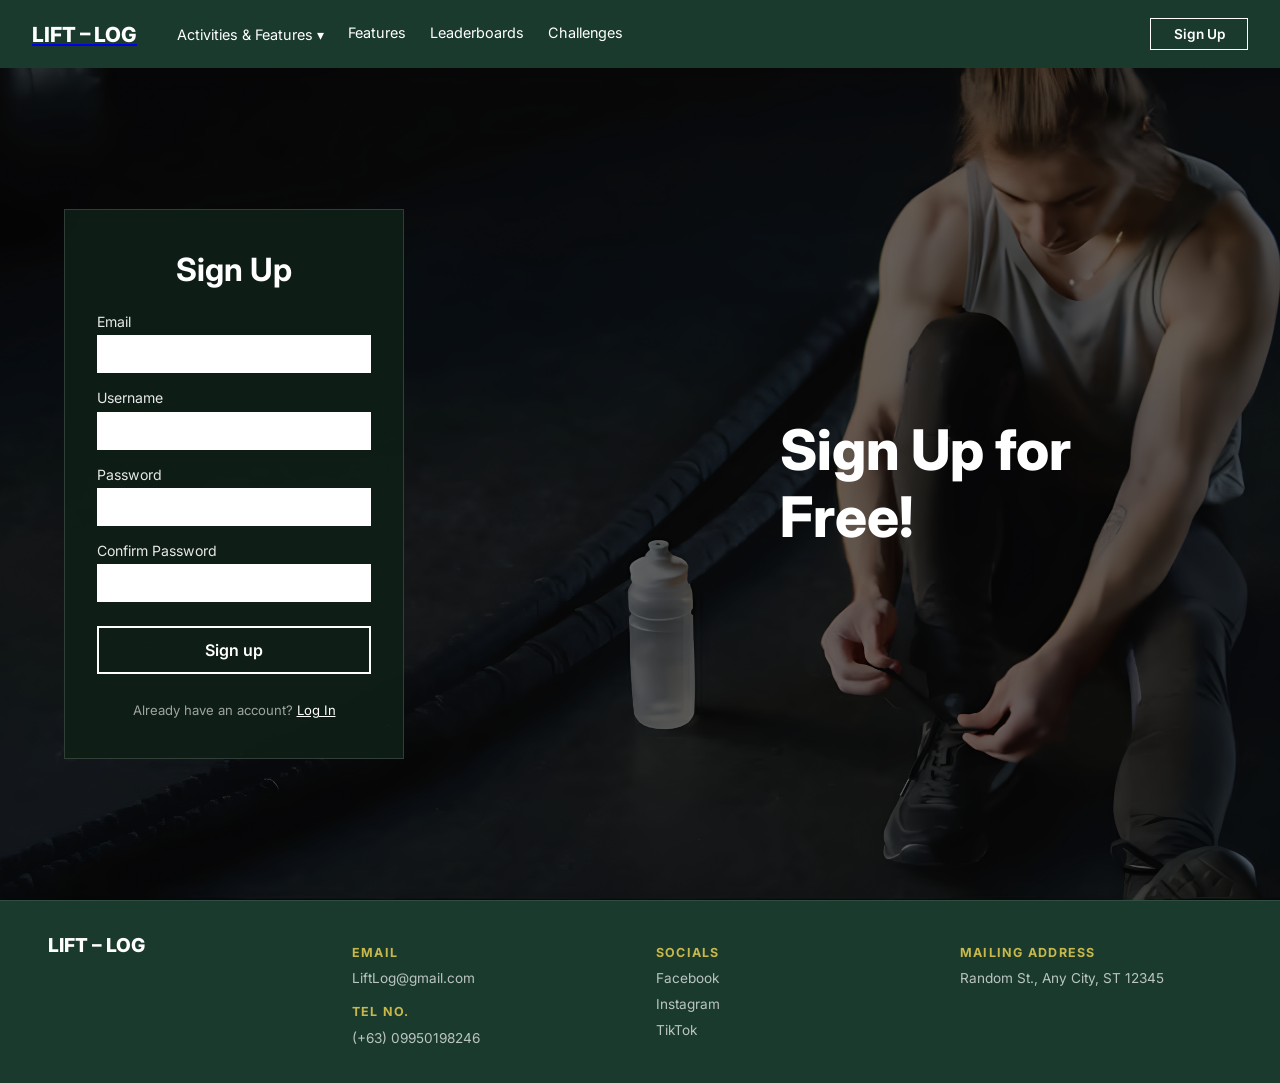
<file: pg1/index.html>
<!DOCTYPE html>
<html lang="en">
<head>
  <meta charset="UTF-8">
  <meta name="viewport" content="width=device-width, initial-scale=1.0">
  <title>LIFT - LOG | Sign Up</title>
  <link href="https://fonts.googleapis.com/css2?family=Inter:wght@400;600;700;800&display=swap" rel="stylesheet">
  <link rel="stylesheet" href="../style.css">
  <link rel="stylesheet" href="./style.css">
  <link rel="stylesheet" href="../style0.css">
</head>
<body>

  <!-- NAV -->
  <nav>
    <a href="../index.html">
    <div class="logo">LIFT – LOG</div>
    </a>
    <div class="nav-links">

      <!-- Dropdown -->
      <div class="dropdown">
        <label class="dropdown-trigger" for="dropdown-toggle">
          Activities & Features ▾
        </label>
        <input type="checkbox" id="dropdown-toggle">

        <div class="dropdown-menu">
          <div class="dropdown-links">
            <a href="#">Leaderboards</a>
            <a href="#">Logs</a>
            <a href="#">Profile</a>
            <a href="#">Challenges</a>
          </div>
          <div class="dropdown-images">
            <div class="dropdown-img-card">
              <img src="../weightlift.jpg" alt="Weightlifting">
              <p>Weightlifting</p>
            </div>
            <div class="dropdown-img-card">
              <img src="../diettrack.jpg" alt="Diet Tracking">
              <p>Diet Tracking</p>
            </div>
          </div>
        </div>
      </div>

      <a href="#">Features</a>
      <a href="#">Leaderboards</a>
      <a href="#">Challenges</a>
    </div>
    <button class="register-btn">Sign Up</button>
  </nav>

  <!-- HERO -->
  <div class="hero">

    <!-- Background image -->
    <img src="../Aibg.webp" alt="gym" class="hero-bg">

    <!-- Dark overlay -->
    <div class="hero-overlay"></div>

    <!-- Sign Up form on the LEFT -->
    <div class="hero-left">
      <div class="form-card">
        <h2>Sign Up</h2>

        <label>Email</label>
        <input type="email">

        <label>Username</label>
        <input type="text">

        <label>Password</label>
        <input type="password">

        <label>Confirm Password</label>
        <input type="password">

        <button class="login-btn">Sign up</button>

        <p class="switch-link">
          Already have an account? <a href="../index.html">Log In</a>
        </p>

      </div>
    </div>

    <!-- "Sign Up for Free!" text on the RIGHT -->
    <div class="hero-right-text">
      <h2>Sign Up for Free!</h2>
    </div>

  </div>

  <!-- FOOTER -->
  <footer>
    <div class="footer-logo">LIFT – LOG</div>
    <div>
      <h4>Email</h4>
      <p>LiftLog@gmail.com</p>
      <h4>Tel No.</h4>
      <p>(+63) 09950198246</p>
    </div>
    <div>
      <h4>Socials</h4>
      <p>Facebook</p>
      <p>Instagram</p>
      <p>TikTok</p>
    </div>
    <div>
      <h4>Mailing Address</h4>
      <p>Random St., Any City, ST 12345</p>
    </div>
  </footer>

</body>
</html>
</file>
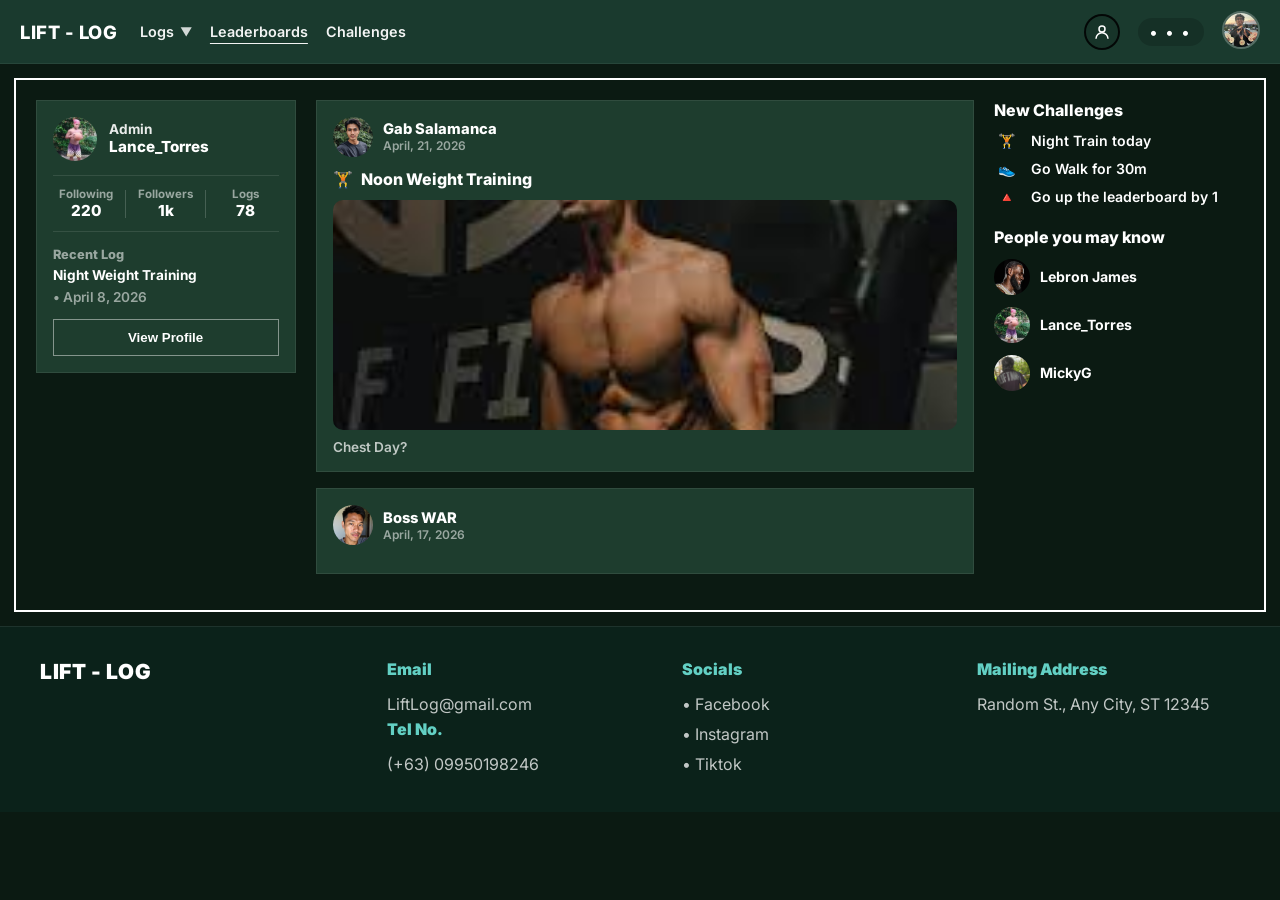
<file: pg10/index.html>
<!DOCTYPE html>
<html>
<head>
  <meta charset="UTF-8" />
  <meta name="viewport" content="width=device-width, initial-scale=1.0" />
  <title>LIFT - LOG | Dashboard</title>

  <!-- ✅ Google Font (correct link tag) -->
  <link rel="preconnect" href="https://fonts.googleapis.com">
  <link rel="preconnect" href="https://fonts.gstatic.com" crossorigin>
  <link href="https://fonts.googleapis.com/css2?family=Inter:wght@400;600;700;800&display=swap" rel="stylesheet">

  <!-- ✅ CSS file (must exist in SAME folder as this HTML) -->
  <link rel="stylesheet" href="./style.css" />
</head>

<body>

  <!-- NAV -->
  <nav class="topnav">
    <div class="nav-left">
      <div class="brand">LIFT - LOG</div>

      <!-- Logs Dropdown -->
      <div class="dropdown">
        <input type="checkbox" id="logs-toggle" class="dd-toggle">
        <label for="logs-toggle" class="nav-item dd-trigger">
          Logs <span class="caret">▼</span>
        </label>

        <div class="dd-menu dd-logs">
          <div class="dd-title">Log for the day today</div>
          <a href="../Pg3/index.html">Weight lifting</a>
          <a href="../Pg3/index.html">Cardio</a>
          <a href="../Pg3/index.html">Calorie</a>
          <div class="dd-divider"></div>
          <a class="dd-strong" href="../Pg3/index.html">View Logs</a>
          <a class="dd-strong" href="../Pg6/index.html">New Challenges</a>
        </div>
      </div>

      <a class="nav-item active" href="../Pg5/index.html">Leaderboards</a>
      <a class="nav-item" href="../Pg6/index.html">Challenges</a>
    </div>

    <div class="nav-right">
      <!-- Profile Icon Button -->
      <button class="icon-btn" type="button" aria-label="Profile">
        <span class="icon-circle">
          <svg viewBox="0 0 24 24" width="18" height="18" fill="none" stroke="white" stroke-width="2">
            <path d="M20 21a8 8 0 0 0-16 0"></path>
            <circle cx="12" cy="8" r="4"></circle>
          </svg>
        </span>
      </button>

      <!-- Dots Dropdown -->
      <div class="dropdown">
        <input type="checkbox" id="dots-toggle" class="dd-toggle">
        <label for="dots-toggle" class="icon-btn" aria-label="More options">
          <span class="pill-dots">• • •</span>
        </label>

        <div class="dd-menu dd-dots">
          <div class="dots-grid">
            <div class="dots-col">
              <div class="dots-heading">Active Friends</div>

              <div class="friend">
                <img src="./pfp.jpg" alt="Friend avatar">
                <span>Duane Payad</span>
              </div>
              <div class="friend">
                <img src="./pfp5.jpg" alt="Friend avatar">
                <span>Justin Nabuntaran</span>
              </div>
              <div class="friend">
                <img src="./pfp7.jpg" alt="Friend avatar">
                <span>Pedro penduko</span>
              </div>
            </div>

            <div class="dots-col dots-links">
              <a href="#">View Profile</a>
              <a href="../Pg3/index.html">View logs</a>
              <a href="../Pg6/index.html">View Challenges</a>
              <a class="underline" href="../Pg5/index.html">View Leaderboards</a>
            </div>
          </div>

          <div class="dots-admin">
            <div class="dots-heading">Admin Options</div>

            <div class="admin-row">
              <span class="admin-ico">
                <a href="../pg11/index.html">
                <svg viewBox="0 0 24 24" width="18" height="18" fill="none" stroke="white" stroke-width="2" stroke-linecap="round" stroke-linejoin="round">
                  <circle cx="12" cy="12" r="3"></circle>
                  <path d="M19.4 15a7.7 7.7 0 0 0 .1-2l2-1.1-2-3.5-2.2.5a7.5 7.5 0 0 0-1.7-1l-.4-2.2H10l-.4 2.2a7.5 7.5 0 0 0-1.7 1L5.7 8.4 3.7 12l2 1.1a7.7 7.7 0 0 0 .1 2l-2 1.1 2 3.5 2.2-.5a7.5 7.5 0 0 0 1.7 1l.4 2.2h4.9l.4-2.2a7.5 7.5 0 0 0 1.7-1l2.2.5 2-3.5-2-1.1z"></path>
                </svg>
                </a>
              </span>
              
              <span>Remove, Edit, Manage and Enable Accounts</span>
              
            </div>

            <div class="admin-row">
              <span class="admin-ico">
                <a href="../pg12/index.html">
                <svg viewBox="0 0 24 24" width="18" height="18" fill="none" stroke="white" stroke-width="2" stroke-linecap="round" stroke-linejoin="round">
                  <circle cx="11" cy="11" r="7"></circle>
                  <path d="M21 21l-4.3-4.3"></path>
                </svg>
                </a>
              </span>
              
              <span>Review Accounts &amp; Reports</span>
              
            </div>
          </div>
        </div>
      </div>

      <!-- Avatar -->
      <div class="avatar">
        <img src="./pfp7.jpg" alt="User avatar">
      </div>
    </div>
  </nav>

  <!-- MAIN CONTENT (purple outline frame like screenshot) -->
  <section class="frame">
    <div class="layout">

      <!-- LEFT -->
      <aside class="left">
        <div class="card profile-card">
          <div class="profile-top">
            <img class="profile-pic" src="./pfp8.png" alt="Profile image">
            <div>
              <div class="role">Admin</div>
              <div class="username">Lance_Torres</div>
            </div>
          </div>

          <div class="stats">
            <div class="stat">
              <div class="stat-label">Following</div>
              <div class="stat-val">220</div>
            </div>
            <div class="stat-divider"></div>
            <div class="stat">
              <div class="stat-label">Followers</div>
              <div class="stat-val">1k</div>
            </div>
            <div class="stat-divider"></div>
            <div class="stat">
              <div class="stat-label">Logs</div>
              <div class="stat-val">78</div>
            </div>
          </div>

          <div class="recent">
            <div class="recent-title">Recent Log</div>
            <div class="recent-row">
              <span>Night Weight Training</span>
              <span class="muted">• April 8, 2026</span>
            </div>
          </div>
          <a href="../pg13/index.html">
          <button class="btn-outline" type="button">View Profile</button>
          </a>
        </div>
      </aside>

      <!-- CENTER FEED -->
      <main class="center">

        <article class="card post">
          <div class="post-head">
            <img class="post-avatar" src="./pfp4.jpg" alt="Post author avatar">
            <div>
              <div class="post-name">Gab Salamanca</div>
              <div class="post-date">April, 21, 2026</div>
            </div>
          </div>

          <div class="post-title">
            <span class="emoji">🏋️</span>
            <span>Noon Weight Training</span>
          </div>

          <div class="post-media">
            <img src="./images (1).jpg" alt="Workout photo">
          </div>

          <div class="post-caption">Chest Day?</div>
        </article>

        <article class="card post">
          <div class="post-head">
            <img class="post-avatar" src="./pfp2.jpg" alt="Post author avatar">
            <div>
              <div class="post-name">Boss WAR</div>
              <div class="post-date">April, 17, 2026</div>
            </div>
          </div>
        </article>

      </main>

      <!-- RIGHT -->
      <aside class="right">
        <div class="side-title">New Challenges</div>

        <div class="side-row">
          <span class="side-ico">🏋️</span>
          <span>Night Train today</span>
        </div>
        <div class="side-row">
          <span class="side-ico">👟</span>
          <span>Go Walk for 30m</span>
        </div>
        <div class="side-row">
          <span class="side-ico">🔺</span>
          <span>Go up the leaderboard by 1</span>
        </div>

        <div class="side-title mt">People you may know</div>

        <div class="person">
          <img src="./pfp6.jpg" alt="Person avatar">
          <span>Lebron James</span>
        </div>
        <div class="person">
          <img src="./pfp8.png" alt="Person avatar">
          <span>Lance_Torres</span>
        </div>
        <div class="person">
          <img src="./pfp9.png" alt="Person avatar">
          <span>MickyG</span>
        </div>
      </aside>

    </div>
  </section>

  <!-- FOOTER -->
  <footer class="footer">
    <div class="footer-brand">LIFT - LOG</div>

    <div class="footer-col">
      <div class="footer-h">Email</div>
      <div class="footer-p">LiftLog@gmail.com</div>

      <div class="footer-h">Tel No.</div>
      <div class="footer-p">(+63) 09950198246</div>
    </div>

    <div class="footer-col">
      <div class="footer-h">Socials</div>
      <div class="footer-p">• Facebook</div>
      <div class="footer-p">• Instagram</div>
      <div class="footer-p">• Tiktok</div>
    </div>

    <div class="footer-col">
      <div class="footer-h">Mailing Address</div>
      <div class="footer-p">Random St., Any City, ST 12345</div>
    </div>
  </footer>

</body>
</html>
</file>
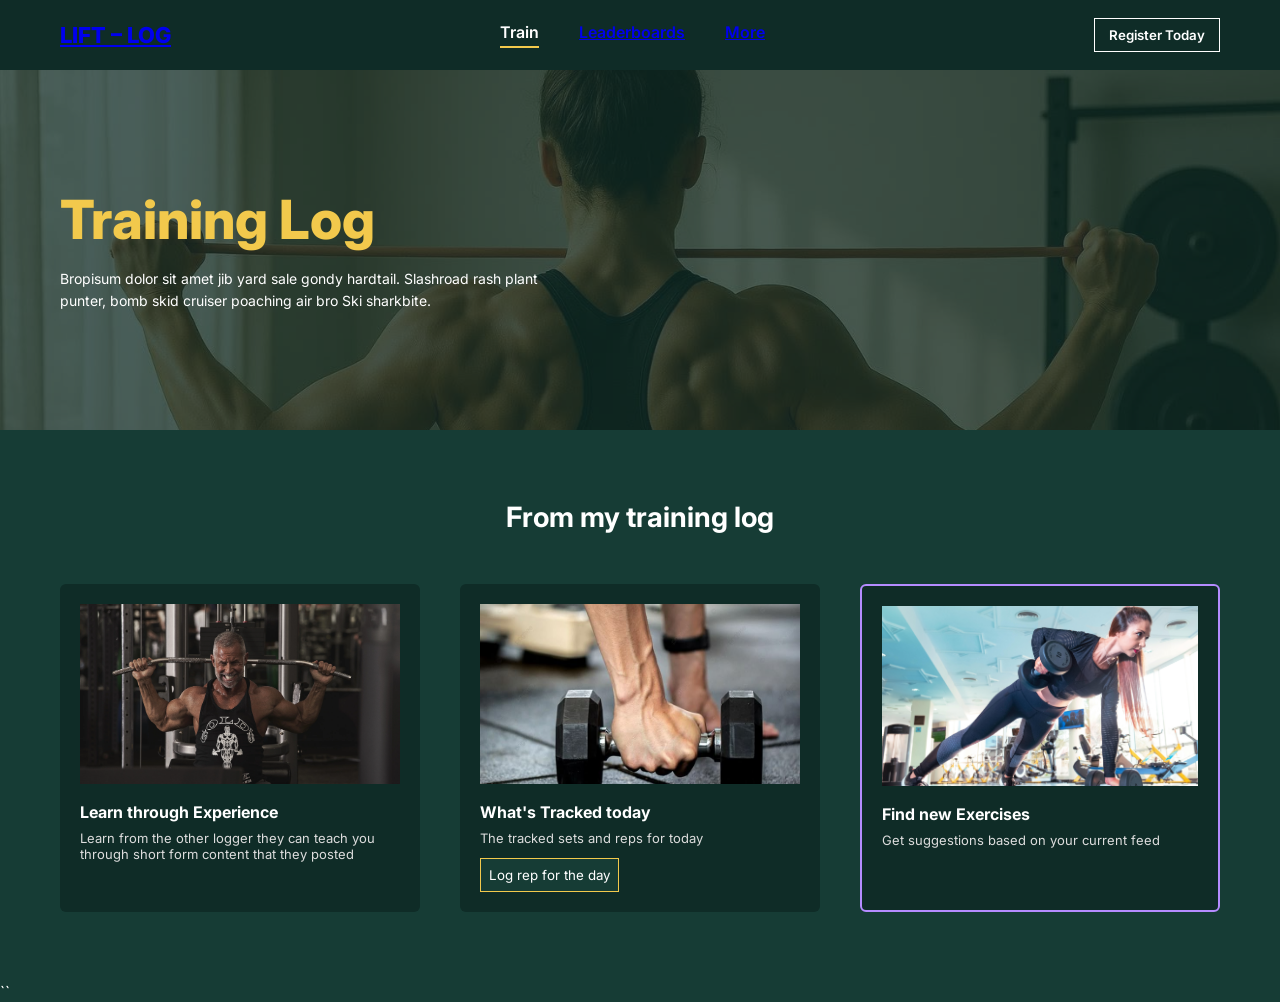
<file: pg2/index.html>
<!DOCTYPE html>
<html lang="en">
<head>
  <meta charset="UTF-8">
  <meta name="viewport" content="width=device-width, initial-scale=1.0">
  <title>LIFT - LOG | Training Log</title>

  <link href="https://fonts.googleapis.com/css2?family=Inter:wght@400;600;700;800&display=swap" rel="stylesheet">
  <link rel="stylesheet" href="./style.css">
  <link rel="stylesheet" href="../style0.css">
</head>
<body>

<!-- NAV -->
<nav class="navbar">
    <a href="../index.html">
  <div class="logo">LIFT – LOG</div>
    </a>

  <ul class="nav-links">
    <li class="active">Train</li>
    <a href="../pg3/index.html">
    <li>Leaderboards</li>
    </a>
    <a href="../pg4/index.html">
    <li>More</li>
    </a>
  </ul>
  <a href="../pg1/index.html">
  <button class="nav-btn">Register Today</button>
  </a>
</nav>

<!-- HERO -->
<section class="hero">
  <img src="./image (2).png" class="hero-img" alt="Training">

  <div class="hero-overlay"></div>

  <div class="hero-content">
    <h1>Training Log</h1>
    <p>
      Bropisum dolor sit amet jib yard sale gondy hardtail. Slashroad rash
      plant punter, bomb skid cruiser poaching air bro Ski sharkbite.
    </p>
  </div>
</section>

<!-- LOG SECTION -->
<section class="log">
  <h2>From my training log</h2>

  <div class="log-cards">

    <div class="log-card">
      <img src="./image (3).png" alt="">
      <h3>Learn through Experience</h3>
      <p>
        Learn from the other logger they can teach you through short
        form content that they posted
      </p>
    </div>

    <div class="log-card">
      <img src="./dumb.jpg" alt="">
      <h3>What's Tracked today</h3>
      <p>
        The tracked sets and reps for today
      </p>
      <a href="../pg1/index.html">
      <button class="small-btn">Log rep for the day</button>
      </a>
    </div>

    <div class="log-card highlight">
      <img src="./ex.jpg" alt="">
      <h3>Find new Exercises</h3>
      <p>
        Get suggestions based on your current feed
      </p>
    </div>

  </div>
</section>

</body>
</html>
``
</file>
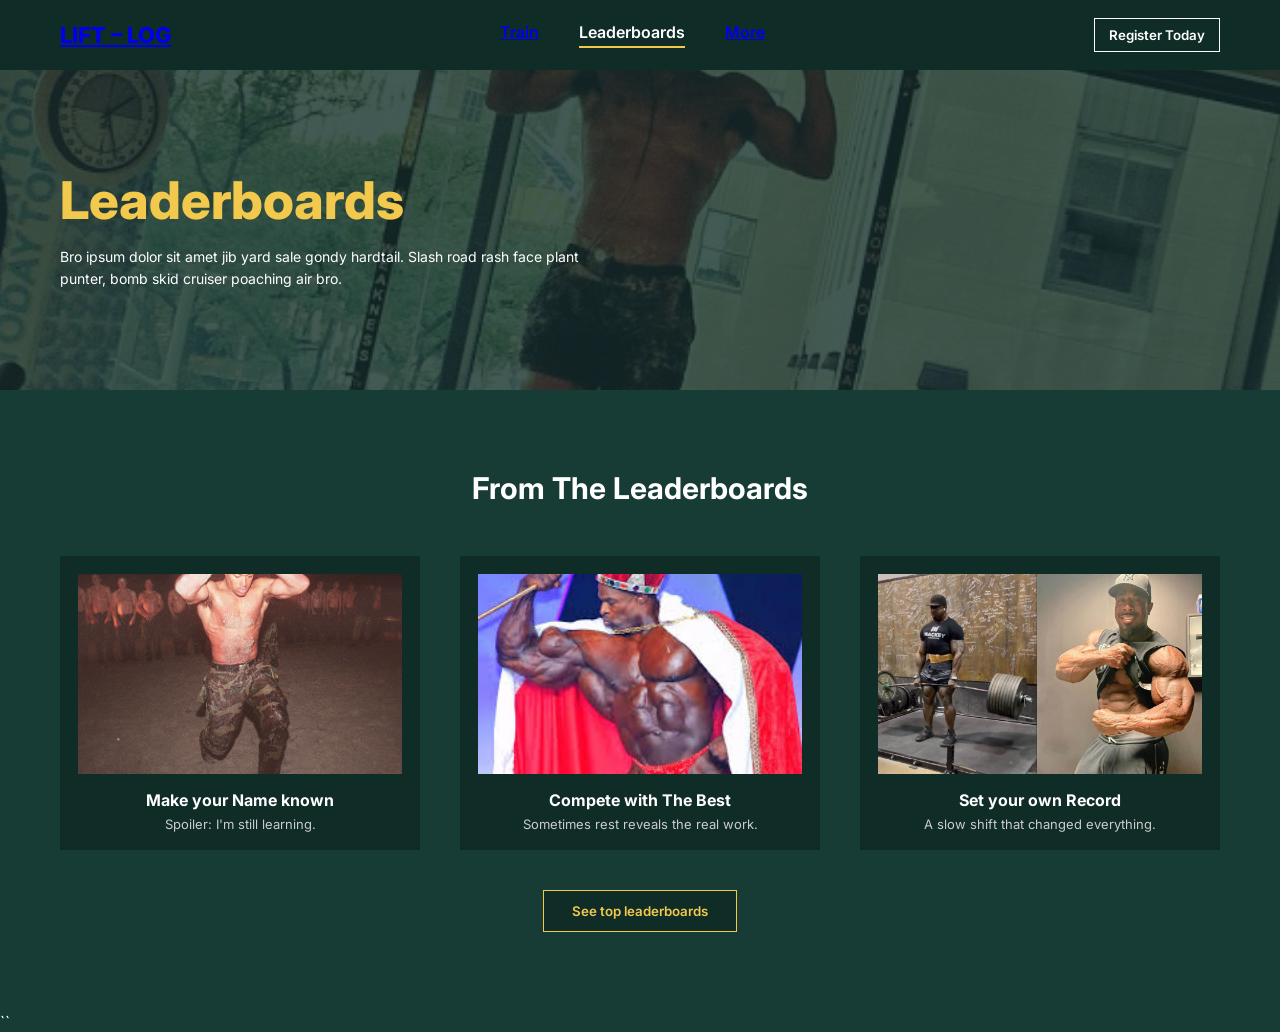
<file: pg3/index.html>
<!DOCTYPE html>
<html lang="en">
<head>
  <meta charset="UTF-8" />
  <meta name="viewport" content="width=device-width, initial-scale=1.0" />
  <title>LIFT - LOG | Leaderboards</title>

  <link href="https://fonts.googleapis.com/css2?family=Inter:wght@400;600;700;800&display=swap" rel="stylesheet">
  <link rel="stylesheet" href="./style.css">
  <link rel="stylesheet" href="../style0.css">
</head>
<body>

<!-- NAV -->
<nav class="navbar">
    <a href="../index.html">
  <div class="logo">LIFT – LOG</div>
    </a>

  <ul class="nav-links">
    <a href="../pg2/index.html">
    <li>Train</li>
    </a>
    <li class="active">Leaderboards</li>
    <a href="../pg4/index.html">
    <li>More</li>
    </a>
  </ul>
  <a href="../pg1/index.html">
  <button class="nav-btn">Register Today</button>
  </a>
</nav>

<!-- HERO -->
<section class="hero">
  <img src="./pull up.png" class="hero-img" alt="">
  <div class="hero-overlay"></div>

  <div class="hero-content">
    <h1>Leaderboards</h1>
    <p>
      Bro ipsum dolor sit amet jib yard sale gondy hardtail.
      Slash road rash face plant punter, bomb skid cruiser poaching air bro.
    </p>
  </div>
</section>

<!-- FROM LEADERBOARDS -->
<section class="from-board">
  <h2>From The Leaderboards</h2>

  <div class="board-cards">

    <div class="board-card">
      <img src="./image (4).png" alt="">
      <h3>Make your Name known</h3>
      <p>Spoiler: I'm still learning.</p>
    </div>

    <div class="board-card">
      <img src="./image (5).png" alt="">
      <h3>Compete with The Best</h3>
      <p>Sometimes rest reveals the real work.</p>
    </div>

    <div class="board-card">
      <img src="./image (6).png" alt="">
      <h3>Set your own Record</h3>
      <p>A slow shift that changed everything.</p>
    </div>

  </div>
 <a href="../pg1/index.html">
  <button class="center-btn">See top leaderboards</button>
 </a>
</section>

</body>
</html>
``
</file>
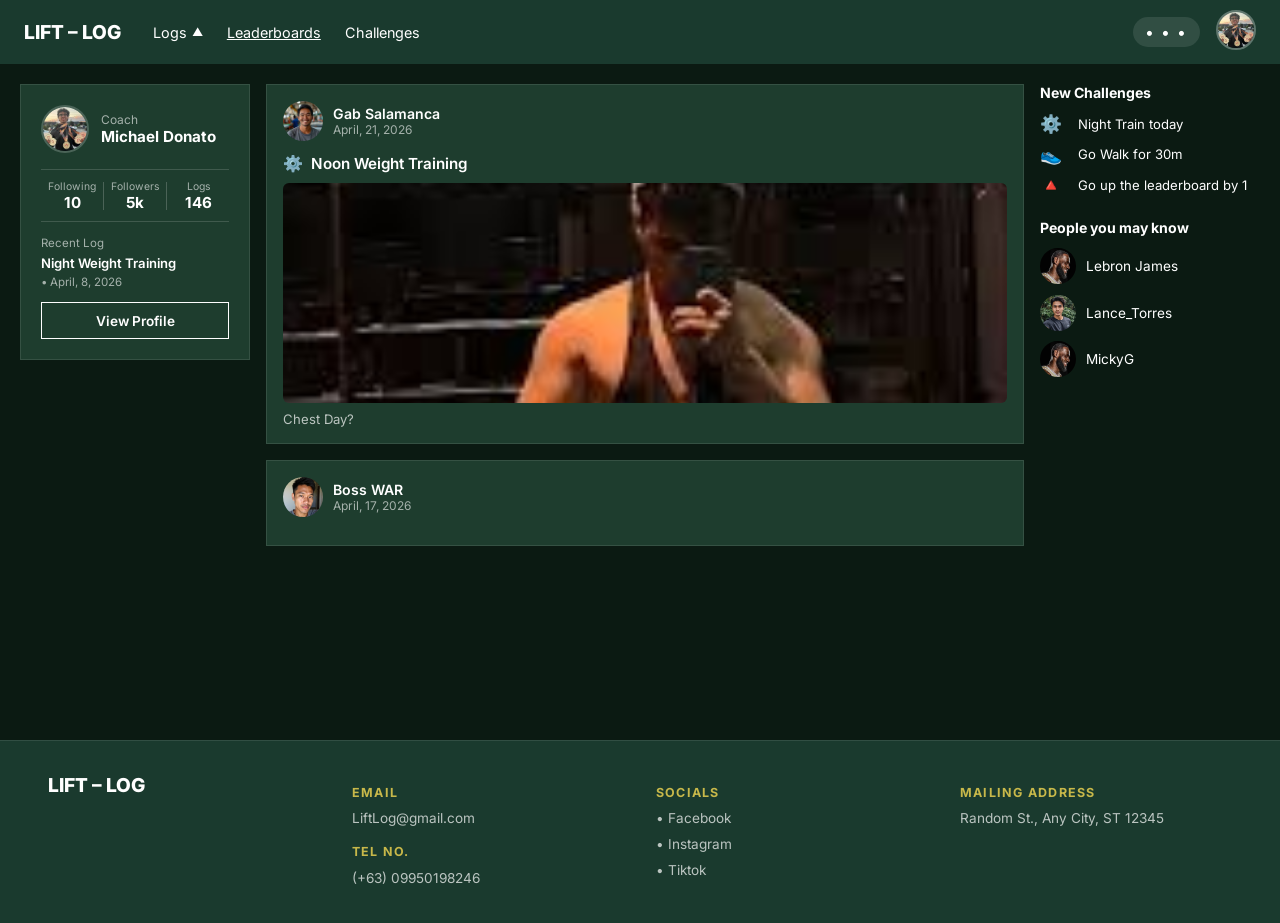
<file: pg5/index.html>
<!DOCTYPE html>
<html lang="en">
<head>
  <meta charset="UTF-8">
  <meta name="viewport" content="width=device-width, initial-scale=1.0">
  <title>LIFT - LOG | Home</title>
  <link href="https://fonts.googleapis.com/css2?family=Inter:wght@400;600;700;800&display=swap" rel="stylesheet">
  <link rel="stylesheet" href="./style.css">
</head>
<body>

  <!-- NAV -->
  <nav>
    <div class="logo">LIFT – LOG</div>

    <!-- Logs dropdown -->
    <div class="dropdown">
      <label class="dropdown-trigger" for="logs-toggle">
        Logs <span class="arrow-icon">▲</span>
      </label>
      <input type="checkbox" id="logs-toggle">
      <div class="logs-menu">
        <div class="logs-section-title">Log for the day today</div>
        <a href="../pg8/index.html">Weight lifting</a>
        <a href="../pg8/index.html">Cardio</a>
        <a href="../pg8/index.html">Calorie</a>
        <div class="logs-divider"></div>
        <a href="../pg13/index.html" class="logs-main-link">View Logs</a>
        <a href="../pg7/index.html" class="logs-main-link">New Challenges</a>
      </div>
    </div>

    <a href="../pg6/index.html" class="nav-link active">Leaderboards</a>
    <a href="../pg7/index.html" class="nav-link">Challenges</a>

    <div class="nav-right">
      <!-- ... menu dropdown -->
      <div class="dropdown">
        <label class="dots-btn" for="dots-toggle">• • •</label>
        <input type="checkbox" id="dots-toggle">
        <div class="dots-menu">
          <div class="dots-top">
            <div class="dots-left">
              <div class="dots-section-title">Active Friends</div>
              <div class="friend-item">
                <img src="./pfp.jpg" alt="Duane">
                <span>Duane Payad</span>
              </div>
              <div class="friend-item">
                <img src="./pfp2.jpg" alt="Justin">
                <span>Justin Nabuntaran</span>
              </div>
              <div class="friend-item">
                <img src="./pfp4.jpg" alt="Pedro">
                <span>Pedro penduko</span>
              </div>
            </div>
            <div class="dots-right">
              <a href="../pg13/index.html">View Profile</a>
              <a href="../pg13/index.html">View logs</a>
              <a href="../pg7/index.html">View Challenges</a>
              <a href="../Pg5/index.html">View Leaderboards</a>
            </div>
          </div>
          <a href="../pg9/index.html">
          <button class="admin-mode-btn">Admin Mode</button>
          </a>
        </div>
      </div>

      <!-- Profile picture -->
      <div class="nav-profile-pic">
        <img src="pfp7.jpg" alt="Profile">
      </div>
    </div>
  </nav>

  <!-- MAIN CONTENT -->
  <div class="main-wrap">

    <!-- LEFT SIDEBAR -->
    <div class="sidebar-left">
      <div class="profile-card">
        <div class="profile-card-top">
          <img src="./pfp7.jpg" alt="Coach" class="profile-card-img">
          <div>
            <div class="profile-card-role">Coach</div>
            <div class="profile-card-name">Michael Donato</div>
          </div>
        </div>
        <div class="profile-stats">
          <div class="stat">
            <div class="stat-label">Following</div>
            <div class="stat-val">10</div>
          </div>
          <div class="stat-divider"></div>
          <div class="stat">
            <div class="stat-label">Followers</div>
            <div class="stat-val">5k</div>
          </div>
          <div class="stat-divider"></div>
          <div class="stat">
            <div class="stat-label">Logs</div>
            <div class="stat-val">146</div>
          </div>
        </div>
        <div class="recent-log-label">Recent Log</div>
        <div class="recent-log-entry">
          Night Weight Training
          <span>• April, 8, 2026</span>
        </div>
        <button class="view-profile-btn">View Profile</button>
      </div>
    </div>

    <!-- FEED -->
    <div class="feed">

      <!-- Post 1 -->
      <div class="post-card">
        <div class="post-header">
          <img src="./pfp.jpg" alt="Gab" class="post-avatar">
          <div>
            <div class="post-name">Gab Salamanca</div>
            <div class="post-date">April, 21, 2026</div>
          </div>
        </div>
        <div class="post-title-row">
          <span class="post-icon">⚙️</span>
          <span class="post-title">Noon Weight Training</span>
        </div>
        <div class="post-image">
          <img src="./images (2).jpg" alt="Workout">
        </div>
        <div class="post-caption">Chest Day?</div>
      </div>

      <!-- Post 2 (no image, just header) -->
      <div class="post-card">
        <div class="post-header">
          <img src="./pfp2.jpg" alt="Boss WAR" class="post-avatar">
          <div>
            <div class="post-name">Boss WAR</div>
            <div class="post-date">April, 17, 2026</div>
          </div>
        </div>
      </div>

    </div>

    <!-- RIGHT SIDEBAR -->
    <div class="sidebar-right">

      <div class="right-section-title">New Challenges</div>
      <div class="challenge-item">
        <span class="ch-icon">⚙️</span>
        <span>Night Train today</span>
      </div>
      <div class="challenge-item">
        <span class="ch-icon">👟</span>
        <span>Go Walk for 30m</span>
      </div>
      <div class="challenge-item">
        <span class="ch-icon">🔺</span>
        <span>Go up the leaderboard by 1</span>
      </div>

      <div class="right-section-title" style="margin-top: 1.5rem;">
        People you may know
      </div>

      <div class="people-item">
        <img src="pfp6.jpg" alt="Lebron" class="people-avatar">
        <span>Lebron James</span>
      </div>
      <div class="people-item">
        <img src="./pfp4.jpg" alt="Lance" class="people-avatar">
        <span>Lance_Torres</span>
      </div>
      <div class="people-item">
        <img src="./pfp6.jpg" alt="Micky" class="people-avatar">
        <span>MickyG</span>
      </div>

    </div>
  </div>

  <!-- FOOTER -->
  <footer>
    <div class="footer-logo">LIFT – LOG</div>
    <div>
      <h4>Email</h4>
      <p>LiftLog@gmail.com</p>
      <h4>Tel No.</h4>
      <p>(+63) 09950198246</p>
    </div>
    <div>
      <h4>Socials</h4>
      <p>• Facebook</p>
      <p>• Instagram</p>
      <p>• Tiktok</p>
    </div>
    <div>
      <h4>Mailing Address</h4>
      <p>Random St., Any City, ST 12345</p>
    </div>
  </footer>

</body>
</html>
</file>
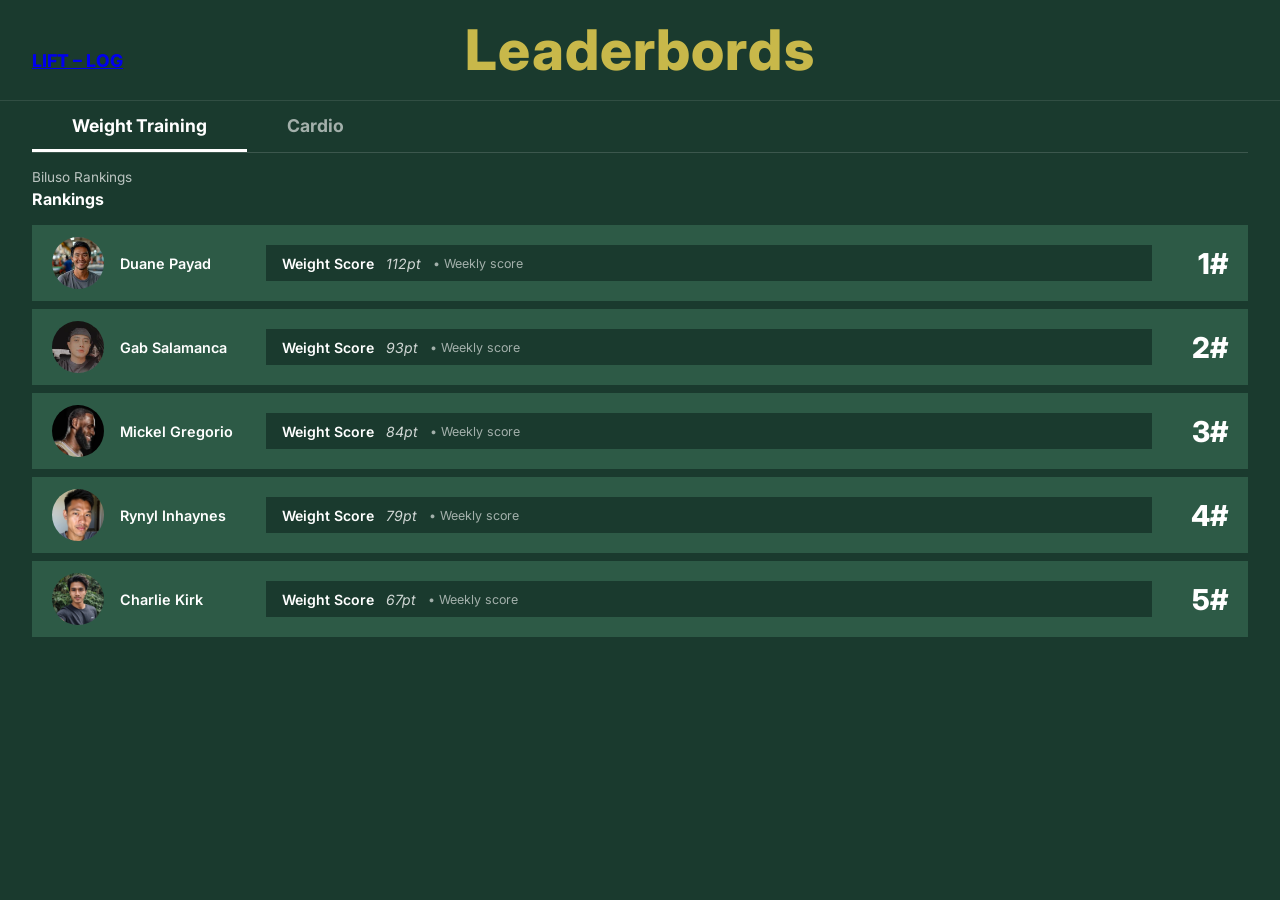
<file: pg6/index.html>
<!DOCTYPE html>
<html lang="en">
<head>
  <meta charset="UTF-8">
  <meta name="viewport" content="width=device-width, initial-scale=1.0">
  <title>LIFT - LOG | Leaderboards</title>
  <link href="https://fonts.googleapis.com/css2?family=Inter:wght@400;600;700;800&display=swap" rel="stylesheet">
  <link rel="stylesheet" href="./style.css">
</head>
<body>

  <div class="lb-page">

    <!-- TOP BAR -->
    <div class="lb-topbar">
      <a href="../pg5/index.html">
      <div class="logo">LIFT – LOG</div>
      </a>
      <h1 class="lb-title">Leaderbords</h1>
    </div>

    <!-- TABS -->
    <div class="lb-tabs">
      <input type="radio" name="lb-tab" id="tab-weight" checked>
      <input type="radio" name="lb-tab" id="tab-cardio">

      <div class="lb-tab-labels">
        <label for="tab-weight" class="lb-tab-label">Weight Training</label>
        <label for="tab-cardio" class="lb-tab-label">Cardio</label>
      </div>

      <!-- Weight Training content -->
      <div class="lb-content" id="weight-content">
        <div class="lb-sub">Biluso Rankings</div>
        <div class="lb-rankings-title">Rankings</div>

        <div class="lb-row">
          <img src="pfp.jpg" alt="Duane" class="lb-avatar">
          <span class="lb-name">Duane Payad</span>
          <div class="lb-score-box">
            <span class="lb-score-label">Weight Score</span>
            <span class="lb-score-pts">112pt</span>
            <span class="lb-weekly">• Weekly score</span>
          </div>
          <span class="lb-rank">1#</span>
        </div>

        <div class="lb-row">
          <img src="pfp5.jpg" alt="Gab" class="lb-avatar">
          <span class="lb-name">Gab Salamanca</span>
          <div class="lb-score-box">
            <span class="lb-score-label">Weight Score</span>
            <span class="lb-score-pts">93pt</span>
            <span class="lb-weekly">• Weekly score</span>
          </div>
          <span class="lb-rank">2#</span>
        </div>

        <div class="lb-row">
          <img src="pfp6.jpg" alt="Mickel" class="lb-avatar">
          <span class="lb-name">Mickel Gregorio</span>
          <div class="lb-score-box">
            <span class="lb-score-label">Weight Score</span>
            <span class="lb-score-pts">84pt</span>
            <span class="lb-weekly">• Weekly score</span>
          </div>
          <span class="lb-rank">3#</span>
        </div>

        <div class="lb-row">
          <img src="./pfp2.jpg" alt="Rynyl" class="lb-avatar">
          <span class="lb-name">Rynyl Inhaynes</span>
          <div class="lb-score-box">
            <span class="lb-score-label">Weight Score</span>
            <span class="lb-score-pts">79pt</span>
            <span class="lb-weekly">• Weekly score</span>
          </div>
          <span class="lb-rank">4#</span>
        </div>

        <div class="lb-row">
          <img src="pfp4.jpg" alt="Charlie" class="lb-avatar">
          <span class="lb-name">Charlie Kirk</span>
          <div class="lb-score-box">
            <span class="lb-score-label">Weight Score</span>
            <span class="lb-score-pts">67pt</span>
            <span class="lb-weekly">• Weekly score</span>
          </div>
          <span class="lb-rank">5#</span>
        </div>
      </div>

      <!-- Cardio content -->
      <div class="lb-content" id="cardio-content">
        <div class="lb-sub">Biluso Rankings</div>
        <div class="lb-rankings-title">Rankings</div>

        <div class="lb-row">
          <img src="pfp.jpg" alt="Duane" class="lb-avatar">
          <span class="lb-name">Duane Payad</span>
          <div class="lb-score-box">
            <span class="lb-score-label">Cardio Score</span>
            <span class="lb-score-pts">63pt</span>
            <span class="lb-weekly">• Weekly score</span>
          </div>
          <span class="lb-rank">1#</span>
        </div>

        <div class="lb-row">
          <img src="pfp5.jpg" alt="Gab" class="lb-avatar">
          <span class="lb-name">Gab Salamanca</span>
          <div class="lb-score-box">
            <span class="lb-score-label">Cardio Score</span>
            <span class="lb-score-pts">47pt</span>
            <span class="lb-weekly">• Weekly score</span>
          </div>
          <span class="lb-rank">2#</span>
        </div>

        <div class="lb-row">
          <img src="pfp2.jpg" alt="Rynyl" class="lb-avatar">
          <span class="lb-name">Rynyl Inhaynes</span>
          <div class="lb-score-box">
            <span class="lb-score-label">Cardio Score</span>
            <span class="lb-score-pts">45pt</span>
            <span class="lb-weekly">• Weekly score</span>
          </div>
          <span class="lb-rank">3#</span>
        </div>

      </div>

    </div>
  </div>

</body>
</html>
</file>
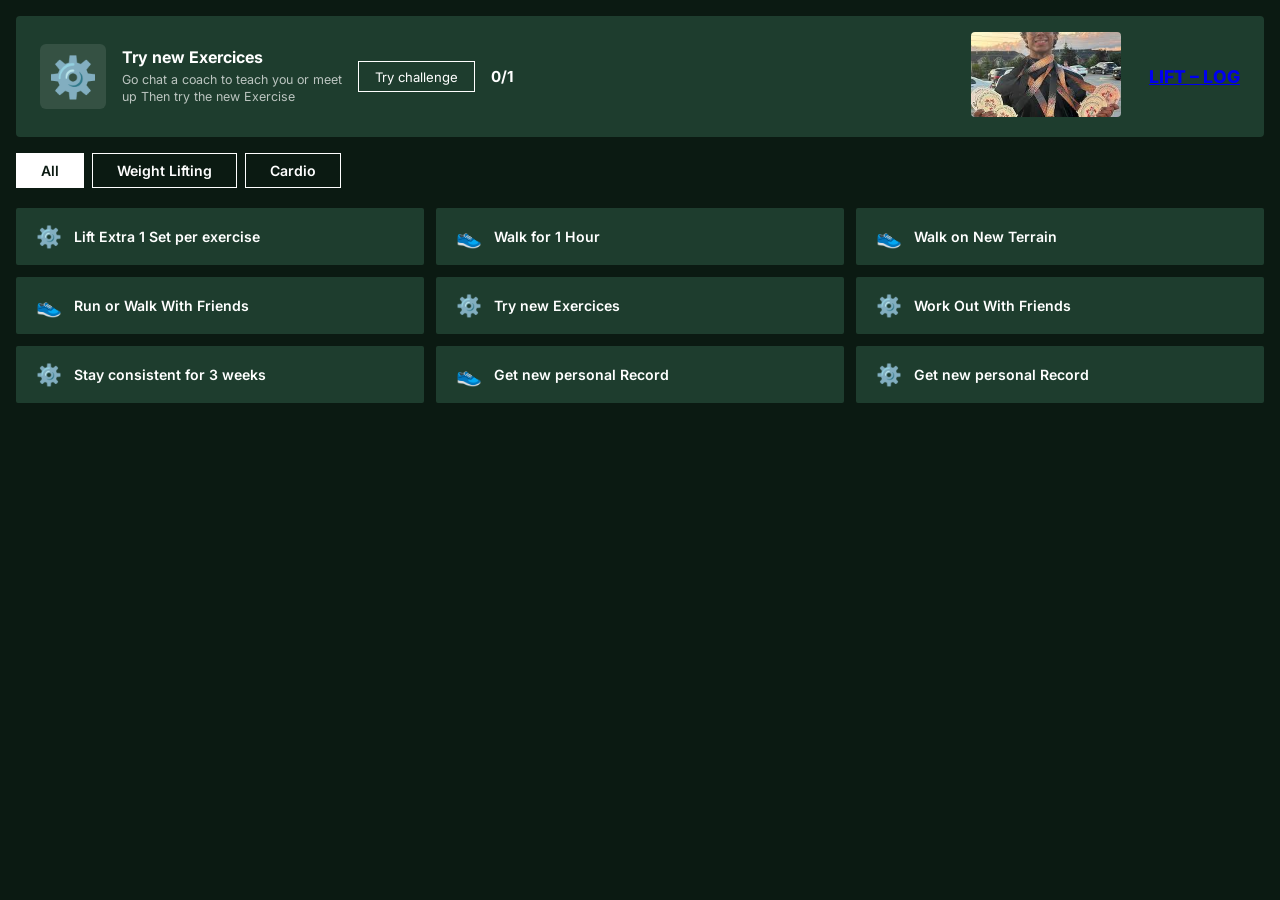
<file: pg7/index.html>
<!DOCTYPE html>
<html lang="en">
<head>
  <meta charset="UTF-8">
  <meta name="viewport" content="width=device-width, initial-scale=1.0">
  <title>LIFT - LOG | Challenges</title>
  <link href="https://fonts.googleapis.com/css2?family=Inter:wght@400;600;700;800&display=swap" rel="stylesheet">
  <link rel="stylesheet" href="./style.css">
</head>
<body>

  <!-- HERO BANNER -->
  <div class="ch-banner">
    <div class="ch-banner-left">
      <div class="ch-banner-icon">⚙️</div>
      <div class="ch-banner-text">
        <h2>Try new Exercices</h2>
        <p>Go chat a coach to teach you or meet up Then try the new Exercise</p>
      </div>
      <button class="try-btn">Try challenge</button>
      <span class="ch-counter">0/1</span>
    </div>
    <div class="ch-banner-right">
      <img src="pfp7.jpg" alt="Coach">
    </div>
    <a href="../pg5/index.html">
    <div class="ch-banner-logo">LIFT – LOG</div>
    </a>
  </div>

  <!-- TABS using radio (pure CSS) -->
  <div class="ch-wrap">

    <input type="radio" name="ch-tab" id="ch-all" checked>
    <input type="radio" name="ch-tab" id="ch-weight">
    <input type="radio" name="ch-tab" id="ch-cardio">

    <div class="ch-tab-labels">
      <label for="ch-all" class="ch-tab-btn">All</label>
      <label for="ch-weight" class="ch-tab-btn">Weight Lifting</label>
      <label for="ch-cardio" class="ch-tab-btn">Cardio</label>
    </div>

    <!-- ALL -->
    <div class="ch-grid" id="grid-all">
      <div class="ch-card"><span class="ch-card-icon">⚙️</span><span>Lift Extra 1 Set per exercise</span></div>
      <div class="ch-card"><span class="ch-card-icon">👟</span><span>Walk for 1 Hour</span></div>
      <div class="ch-card"><span class="ch-card-icon">👟</span><span>Walk on New Terrain</span></div>
      <div class="ch-card"><span class="ch-card-icon">👟</span><span>Run or Walk With Friends</span></div>
      <div class="ch-card"><span class="ch-card-icon">⚙️</span><span>Try new Exercices</span></div>
      <div class="ch-card"><span class="ch-card-icon">⚙️</span><span>Work Out With Friends</span></div>
      <div class="ch-card"><span class="ch-card-icon">⚙️</span><span>Stay consistent for 3 weeks</span></div>
      <div class="ch-card"><span class="ch-card-icon">👟</span><span>Get new personal Record</span></div>
      <div class="ch-card"><span class="ch-card-icon">⚙️</span><span>Get new personal Record</span></div>
    </div>

    <!-- WEIGHT LIFTING -->
    <div class="ch-grid" id="grid-weight">
      <div class="ch-card"><span class="ch-card-icon">⚙️</span><span>Lift Extra 1 Set per exercise</span></div>
      <div class="ch-card"><span class="ch-card-icon">⚙️</span><span>Try new Exercices</span></div>
      <div class="ch-card"><span class="ch-card-icon">⚙️</span><span>Work Out With Friends</span></div>
      <div class="ch-card"><span class="ch-card-icon">⚙️</span><span>Stay consistent for 3 weeks</span></div>
      <div class="ch-card"><span class="ch-card-icon">⚙️</span><span>Get new personal Record</span></div>
    </div>

    <!-- CARDIO -->
    <div class="ch-grid" id="grid-cardio">
      <div class="ch-card"><span class="ch-card-icon">👟</span><span>Get new personal Record</span></div>
      <div class="ch-card"><span class="ch-card-icon">👟</span><span>Walk for 1 Hour</span></div>
      <div class="ch-card"><span class="ch-card-icon">👟</span><span>Run or Walk With Friends</span></div>
      <div class="ch-card"><span class="ch-card-icon">👟</span><span>Walk on New Terrain</span></div>
    </div>

  </div>

</body>
</html>
</file>
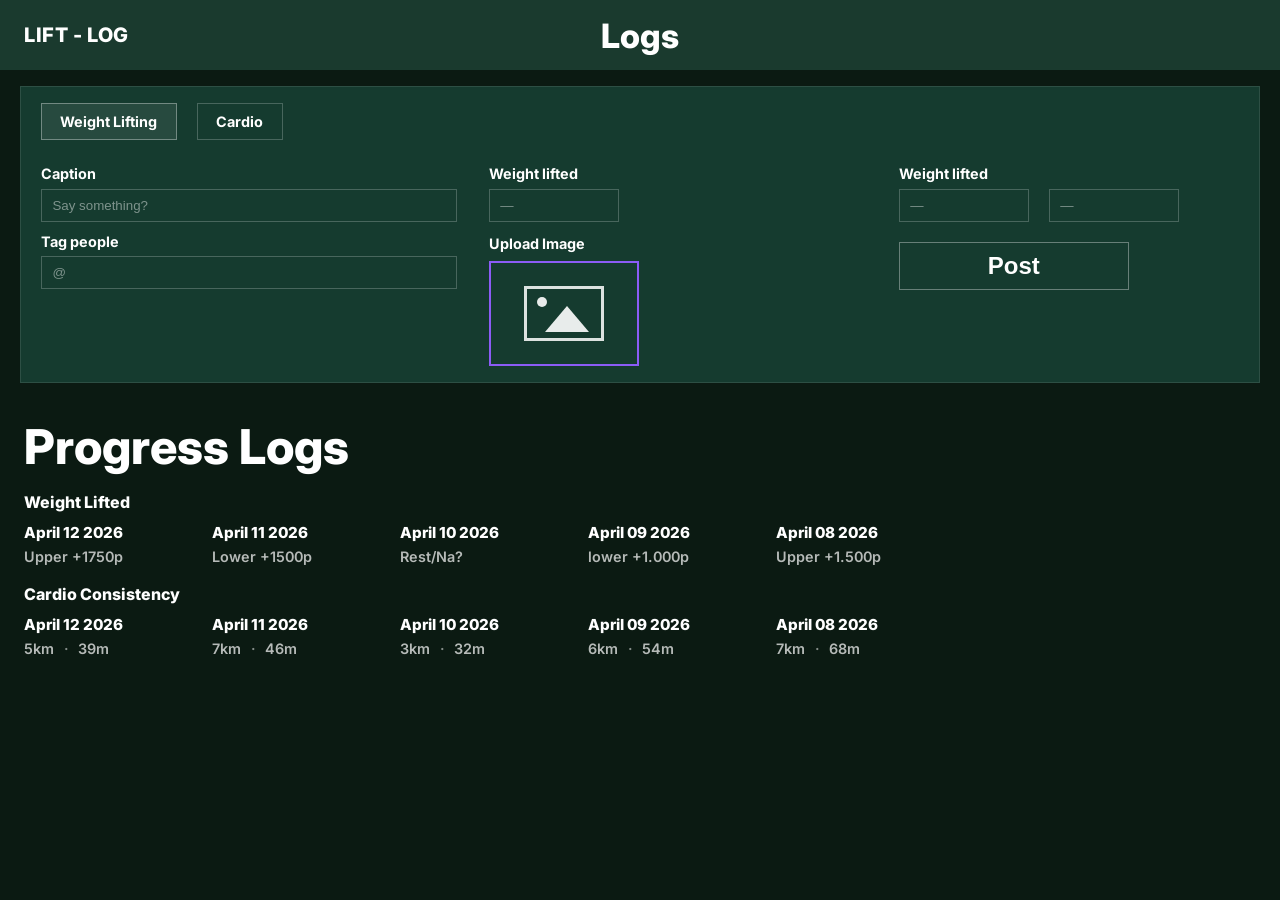
<file: pg8/index.html>
<!DOCTYPE html>
<html lang="en">
<head>
  <meta charset="UTF-8" />
  <meta name="viewport" content="width=device-width, initial-scale=1.0" />
  <title>LIFT - LOG | Logs</title>

  <link href="https://fonts.googleapis.com/css2?family=Inter:wght@400;600;700;800&display=swap" rel="stylesheet">
  <link rel="stylesheet" href="./style.css" />
</head>
<body>

  <!-- TOP BAR (matches screenshot style) -->
  <header class="logs-topbar">
    <div class="brand">LIFT - LOG</div>
    <div class="page-title">Logs</div>
    <div class="topbar-spacer" aria-hidden="true"></div>
  </header>

  <!-- LOGS FORM AREA -->
  <main class="logs-shell">

    <section class="logs-panel" aria-label="Create log panel">

      <!-- Mode toggle (pure CSS) -->
      <div class="mode-toggle" role="tablist" aria-label="Log Type">
        <input type="radio" name="mode" id="mode-weight" checked>
        <input type="radio" name="mode" id="mode-cardio">

        <div class="mode-buttons">
          <label for="mode-weight" class="mode-btn" role="tab" aria-selected="true">Weight Lifting</label>
          <label for="mode-cardio" class="mode-btn" role="tab" aria-selected="false">Cardio</label>
        </div>
      </div>

      <!-- Grid -->
      <div class="form-grid">

        <!-- LEFT: caption + tag -->
        <div class="col left">
          <label class="field-label" for="caption">Caption</label>
          <input class="field-input" id="caption" type="text" placeholder="Say something?" />

          <label class="field-label" for="tag">Tag people</label>
          <input class="field-input" id="tag" type="text" placeholder="@" />
        </div>

        <!-- MIDDLE: weight input + upload -->
        <div class="col mid">
          <div class="two-row">
            <div>
              <label class="field-label" for="weight-mid">Weight lifted</label>
              <input class="field-input small" id="weight-mid" type="text" placeholder="—" />
            </div>
          </div>

          <div class="upload-area">
            <div class="upload-label">Upload Image</div>

            <!-- Static “upload” box (no backend needed) -->
            <label class="upload-box" for="fake-upload" title="Static upload (visual only)">
              <input id="fake-upload" type="file" accept="image/*" />
              <div class="upload-icon" aria-hidden="true">
                <div class="icon-frame">
                  <div class="sun"></div>
                  <div class="mountain"></div>
                </div>
              </div>
            </label>
          </div>
        </div>

        <!-- RIGHT: weight inputs + post -->
        <div class="col right">
          <label class="field-label" for="weight-a">Weight lifted</label>

          <div class="weight-duo">
            <input class="field-input small" id="weight-a" type="text" placeholder="—" />
            <input class="field-input small" id="weight-b" type="text" placeholder="—" />
          </div>

          <button class="post-btn" type="button">Post</button>
        </div>

      </div>
    </section>

    <!-- PROGRESS LOGS -->
    <section class="progress" aria-label="Progress logs">
      <h1 class="progress-title">Progress Logs</h1>

      <div class="progress-block">
        <h2 class="progress-sub">Weight Lifted</h2>

        <div class="progress-row">
          <div class="log-chip">
            <div class="chip-date">April 12 2026</div>
            <div class="chip-meta">Upper +1750p</div>
          </div>
          <div class="log-chip">
            <div class="chip-date">April 11 2026</div>
            <div class="chip-meta">Lower +1500p</div>
          </div>
          <div class="log-chip">
            <div class="chip-date">April 10 2026</div>
            <div class="chip-meta">Rest/Na?</div>
          </div>
          <div class="log-chip">
            <div class="chip-date">April 09 2026</div>
            <div class="chip-meta">lower +1.000p</div>
          </div>
          <div class="log-chip">
            <div class="chip-date">April 08 2026</div>
            <div class="chip-meta">Upper +1.500p</div>
          </div>
        </div>
      </div>

      <div class="progress-block">
        <h2 class="progress-sub">Cardio Consistency</h2>

        <div class="progress-row">
          <div class="log-chip">
            <div class="chip-date">April 12 2026</div>
            <div class="chip-meta"><span>5km</span> <span class="dot">·</span> <span>39m</span></div>
          </div>
          <div class="log-chip">
            <div class="chip-date">April 11 2026</div>
            <div class="chip-meta"><span>7km</span> <span class="dot">·</span> <span>46m</span></div>
          </div>
          <div class="log-chip">
            <div class="chip-date">April 10 2026</div>
            <div class="chip-meta"><span>3km</span> <span class="dot">·</span> <span>32m</span></div>
          </div>
          <div class="log-chip">
            <div class="chip-date">April 09 2026</div>
            <div class="chip-meta"><span>6km</span> <span class="dot">·</span> <span>54m</span></div>
          </div>
          <div class="log-chip">
            <div class="chip-date">April 08 2026</div>
            <div class="chip-meta"><span>7km</span> <span class="dot">·</span> <span>68m</span></div>
          </div>
        </div>
      </div>

    </section>

  </main>

</body>
</html>
</file>
<file: style.css>
* {
  margin: 0;
  padding: 0;
  box-sizing: border-box;
}

body {
  font-family: 'Inter', sans-serif;
  background: #0b1a12;
  color: white;
}

/* ── NAV ── */
nav {
  background: #1a3a2e;
  display: flex;
  align-items: center;
  padding: 0 2rem;
  height: 68px;
  gap: 1.5rem;
}

.logo {
  font-weight: 800;
  font-size: 1.3rem;
  color: white;
  margin-right: 1rem;
}

.nav-links {
  display: flex;
  gap: 1.5rem;
  flex: 1;
}

.nav-links a {
  color: white;
  text-decoration: none;
  font-size: 0.9rem;
}

.nav-links a:hover {
  text-decoration: underline;
}

.register-btn {
  margin-left: auto;
  background: transparent;
  border: 1.5px solid white;
  color: white;
  padding: 0.45rem 1.4rem;
  font-size: 0.85rem;
  font-weight: 600;
  cursor: pointer;
  font-family: 'Inter', sans-serif;
}

.register-btn:hover {
  background: rgba(255, 255, 255, 0.1);
}

/* ── HERO ── */
.hero {
  position: relative;
  min-height: calc(100vh - 68px);
  display: flex;
  align-items: center;
}

.hero-bg {
  position: absolute;
  inset: 0;
  width: 100%;
  height: 100%;
  object-fit: cover;
  z-index: 0;
}

.hero-overlay {
  position: absolute;
  inset: 0;
  background: rgba(0, 0, 0, 0.55);
  z-index: 1;
}

.hero-left {
  position: relative;
  z-index: 2;
  padding: 3rem 4rem;
}

/* ── FORM CARD ── */
.form-card {
  background: rgba(14, 30, 22, 0.85);
  border: 1px solid rgba(255, 255, 255, 0.15);
  padding: 2.5rem 2rem;
  width: 380px;
}

.form-card h2 {
  font-size: 2rem;
  font-weight: 700;
  margin-bottom: 1.5rem;
  text-align: center;
  color: white;
}

.form-card label {
  display: block;
  font-size: 0.88rem;
  color: #e8e8e8;
  margin-bottom: 0.35rem;
}

.form-card input {
  width: 100%;
  background: white;
  border: none;
  padding: 0.65rem 0.8rem;
  color: black;
  font-size: 0.9rem;
  margin-bottom: 1rem;
  font-family: 'Inter', sans-serif;
}

.login-btn {
  width: 100%;
  padding: 0.75rem;
  background: transparent;
  border: 2px solid white;
  color: white;
  font-size: 1rem;
  font-weight: 600;
  cursor: pointer;
  font-family: 'Inter', sans-serif;
  margin-bottom: 0.75rem;
}

.login-btn:hover {
  background: rgba(255, 255, 255, 0.1);
}

.google-btn {
  width: 100%;
  padding: 0.75rem;
  background: white;
  border: none;
  color: #333;
  font-size: 0.9rem;
  font-weight: 600;
  cursor: pointer;
  font-family: 'Inter', sans-serif;
}

.google-btn:hover {
  opacity: 0.9;
}

/* ── FOOTER ── */
footer {
  background: #1a3a2e;
  display: grid;
  grid-template-columns: repeat(4, 1fr);
  padding: 2rem 3rem;
  gap: 2rem;
  border-top: 1px solid rgba(255, 255, 255, 0.1);
}

.footer-logo {
  font-weight: 800;
  font-size: 1.2rem;
  color: white;
}

footer h4 {
  color: #c8b84a;
  font-size: 0.78rem;
  text-transform: uppercase;
  letter-spacing: 0.1em;
  margin-bottom: 0.4rem;
  margin-top: 0.75rem;
}

footer p {
  color: rgba(255, 255, 255, 0.7);
  font-size: 0.85rem;
  line-height: 1.9;
}
</file>
<file: pg1/style.css>
/* ── HERO layout ── */
.hero {
  position: relative;
  min-height: calc(100vh - 68px);
  display: flex;
  align-items: center;
}

.hero-bg {
  position: absolute;
  inset: 0;
  width: 100%;
  height: 100%;
  object-fit: cover;
  z-index: 0;
}

.hero-overlay {
  position: absolute;
  inset: 0;
  background: rgba(0, 0, 0, 0.55);
  z-index: 1;
}

/* ── Form on the LEFT ── */
.hero-left {
  position: relative;
  z-index: 2;
  padding: 3rem 4rem;
}

.form-card {
  background: rgba(14, 30, 22, 0.9);
  border: 1px solid rgba(255, 255, 255, 0.15);
  padding: 2.5rem 2rem;
  width: 340px;
}

.form-card h2 {
  font-size: 2rem;
  font-weight: 700;
  margin-bottom: 1.5rem;
  text-align: center;
  color: white;
}

.form-card label {
  display: block;
  font-size: 0.88rem;
  color: #e8e8e8;
  margin-bottom: 0.35rem;
}

.form-card input {
  width: 100%;
  background: white;
  border: none;
  padding: 0.65rem 0.8rem;
  color: black;
  font-size: 0.9rem;
  margin-bottom: 1rem;
  font-family: 'Inter', sans-serif;
}

.login-btn {
  width: 100%;
  padding: 0.75rem;
  background: transparent;
  border: 2px solid white;
  color: white;
  font-size: 1rem;
  font-weight: 600;
  cursor: pointer;
  font-family: 'Inter', sans-serif;
  margin-top: 0.5rem;
}

.login-btn:hover {
  background: rgba(255, 255, 255, 0.1);
}

/* ── "Sign Up for Free!" on the RIGHT ── */
.hero-right-text {
  position: relative;
  z-index: 2;
  margin-left: auto;
  padding: 3rem 5rem;
}

.hero-right-text h2 {
  font-size: 3.5rem;
  font-weight: 800;
  color: white;
  line-height: 1.2;
  max-width: 420px;
}

/* ── Switch link ── */
.switch-link {
  margin-top: 1rem;
  text-align: center;
  font-size: 0.82rem;
  color: rgba(255, 255, 255, 0.6);
}

.switch-link a {
  color: white;
  text-decoration: underline;
}

/* ── DROPDOWN ── */
.dropdown {
  position: relative;
}

.dropdown input[type="checkbox"] {
  display: none;
}

.dropdown-trigger {
  color: white;
  font-size: 0.9rem;
  cursor: pointer;
}

.dropdown-trigger:hover {
  text-decoration: underline;
}

.dropdown-menu {
  display: none;
  position: absolute;
  top: 48px;
  left: 0;
  background: #1a3a2e;
  border: 1px solid rgba(255, 255, 255, 0.2);
  padding: 1.25rem;
  z-index: 999;
  width: 460px;
  flex-direction: row;
  gap: 1.5rem;
}

#dropdown-toggle:checked ~ .dropdown-menu {
  display: flex;
}

.dropdown-links {
  display: flex;
  flex-direction: column;
  gap: 0.85rem;
  min-width: 130px;
  border-right: 1px solid rgba(255, 255, 255, 0.15);
  padding-right: 1.25rem;
}

.dropdown-links a {
  color: white;
  text-decoration: none;
  font-size: 0.9rem;
  font-weight: 500;
}

.dropdown-links a:hover {
  text-decoration: underline;
}

.dropdown-images {
  display: flex;
  gap: 1rem;
  align-items: flex-start;
}

.dropdown-img-card {
  text-align: center;
}

.dropdown-img-card img {
  width: 130px;
  height: 90px;
  object-fit: cover;
  display: block;
  border-radius: 4px;
}

.dropdown-img-card p {
  font-size: 0.78rem;
  color: white;
  margin-top: 0.4rem;
  text-decoration: underline;
}
</file>
<file: style0.css>
navbar{
text-decoration: none;
}
</file>
<file: pg10/style.css>
* { margin: 0; padding: 0; box-sizing: border-box; }

:root{
  --bg: #0b1a12;
  --nav: #1a3a2e;
  --card: #1e3d2e;
  --card2: #234a3a;
  --muted: rgba(255,255,255,0.72);
  --muted2: rgba(255,255,255,0.55);
  --line: rgba(255,255,255,0.12);
  --line2: rgba(255,255,255,0.22);
  --accent: #FFFF;
  --white: #fff;
}

body{
  font-family: "Inter", sans-serif;
  background: var(--bg);
  color: var(--white);
}

/* NAV */
.topnav{
  height: 64px;
  background: var(--nav);
  display: flex;
  align-items: center;
  justify-content: space-between;
  padding: 0 1.25rem;
  position: sticky;
  top: 0;
  z-index: 200;
  border-bottom: 1px solid rgba(255,255,255,0.06);
}

.nav-left, .nav-right{
  display: flex;
  align-items: center;
  gap: 1.15rem;
}

.brand{
  font-weight: 800;
  letter-spacing: 0.03em;
  font-size: 1.15rem;
  margin-right: 0.25rem;
}

.nav-item{
  color: var(--white);
  text-decoration: none;
  font-weight: 600;
  font-size: 0.9rem;
  opacity: 0.95;
}

.nav-item:hover{ opacity: 1; }

.nav-item.active{
  text-decoration: underline;
  text-underline-offset: 6px;
}

.dd-trigger{
  cursor: pointer;
  display: flex;
  align-items: center;
  gap: 0.35rem;
}

.caret{
  font-size: 0.75rem;
  opacity: 0.85;
}

.icon-btn{
  background: transparent;
  border: none;
  cursor: pointer;
  padding: 0;
  display: grid;
  place-items: center;
}

.icon-circle{
  width: 36px;
  height: 36px;
  border: 2px solid rgba(0,0,0,0.85);
  border-radius: 50%;
  display: grid;
  place-items: center;
  background: rgba(0,0,0,0.10);
}

.pill-dots{
  padding: 0.25rem 0.75rem;
  border-radius: 999px;
  background: rgba(0,0,0,0.18);
  font-weight: 800;
  letter-spacing: 0.18em;
  color: white;
}

.avatar img{
  width: 38px;
  height: 38px;
  border-radius: 50%;
  object-fit: cover;
  border: 2px solid rgba(255,255,255,0.25);
}

/* DROPDOWN CORE */
.dropdown{ position: relative; }
.dd-toggle{ display: none; }

.dd-menu{
  display: none;
  position: absolute;
  top: 52px;
  left: 0;
  background: var(--card);
  border: 2px solid var(--accent);
  border-radius: 6px;
  padding: 1rem;
  z-index: 999;
  min-width: 240px;
  box-shadow: 0 18px 45px rgba(0,0,0,0.35);
}

#logs-toggle:checked ~ .dd-logs{ display: block; }
#dots-toggle:checked ~ .dd-dots{ display: block; }

.dd-logs a{
  display: block;
  color: rgba(255,255,255,0.85);
  text-decoration: none;
  font-size: 0.88rem;
  padding: 0.35rem 0.25rem;
}

.dd-logs a:hover{ color: white; }

.dd-title{
  font-weight: 800;
  font-size: 0.9rem;
  margin-bottom: 0.5rem;
}

.dd-divider{
  height: 1px;
  background: rgba(255,255,255,0.12);
  margin: 0.6rem 0;
}

.dd-strong{
  font-weight: 800;
  color: white !important;
}

/* DOTS MENU LAYOUT */
.dd-dots{
  right: 0;
  left: auto;
  min-width: 360px;
}

.dots-grid{
  display: grid;
  grid-template-columns: 1.1fr 0.9fr;
  gap: 1.25rem;
}

.dots-heading{
  font-weight: 800;
  margin-bottom: 0.75rem;
  font-size: 0.95rem;
}

.friend{
  display: flex;
  align-items: center;
  gap: 0.6rem;
  margin-bottom: 0.7rem;
}

.friend img{
  width: 32px;
  height: 32px;
  border-radius: 50%;
  object-fit: cover;
}

.friend span{
  font-size: 0.85rem;
  font-weight: 600;
}

.dots-links{
  padding-top: 1.7rem;
  display: flex;
  flex-direction: column;
  gap: 0.65rem;
}

.dots-links a{
  color: white;
  text-decoration: none;
  font-weight: 700;
  font-size: 0.9rem;
}

.dots-links a:hover{ opacity: 0.85; }
.dots-links .underline{ text-decoration: underline; }

.dots-admin{
  margin-top: 1.25rem;
  padding-top: 1rem;
  border-top: 1px solid rgba(255,255,255,0.12);
}

.admin-row{
  display: flex;
  align-items: flex-start;
  gap: 0.65rem;
  margin-top: 0.7rem;
  color: rgba(255,255,255,0.9);
  font-weight: 600;
  font-size: 0.88rem;
  line-height: 1.35;
}

.admin-ico{
  width: 30px;
  height: 30px;
  border-radius: 50%;
  background: rgba(0,0,0,0.15);
  display: grid;
  place-items: center;
  flex-shrink: 0;
}

/* FRAME (PURPLE BORDER AROUND MAIN AREA) */
.frame{
  border: 2px solid var(--accent);
  margin: 0.9rem;
  padding: 1.2rem;
}

.layout{
  display: grid;
  grid-template-columns: 260px 1fr 250px;
  gap: 1.25rem;
  align-items: start;
}

.card{
  background: var(--card);
  border: 1px solid rgba(255,255,255,0.08);
  padding: 1rem;
}

/* LEFT PROFILE */
.profile-top{
  display: flex;
  align-items: center;
  gap: 0.75rem;
  margin-bottom: 0.9rem;
}

.profile-pic{
  width: 44px;
  height: 44px;
  border-radius: 50%;
  object-fit: cover;
}

.role{
  font-size: 0.85rem;
  opacity: 0.9;
  font-weight: 700;
}

.username{
  font-size: 0.95rem;
  font-weight: 800;
}

.stats{
  display: grid;
  grid-template-columns: 1fr auto 1fr auto 1fr;
  align-items: center;
  gap: 0.4rem;
  padding: 0.7rem 0;
  border-top: 1px solid rgba(255,255,255,0.10);
  border-bottom: 1px solid rgba(255,255,255,0.10);
  margin-bottom: 0.9rem;
}

.stat{ text-align: center; }
.stat-label{ font-size: 0.72rem; color: var(--muted2); font-weight: 700; }
.stat-val{ font-size: 0.95rem; font-weight: 800; }
.stat-divider{ width: 1px; height: 28px; background: rgba(255,255,255,0.18); }

.recent-title{
  font-size: 0.8rem;
  color: var(--muted2);
  font-weight: 800;
  margin-bottom: 0.35rem;
}

.recent-row{
  display: flex;
  flex-wrap: wrap;
  gap: 0.35rem;
  font-size: 0.85rem;
  font-weight: 700;
  margin-bottom: 0.9rem;
}

.muted{ color: var(--muted2); font-weight: 600; }

.btn-outline{
  width: 100%;
  background: transparent;
  border: 1.5px solid rgba(255,255,255,0.45);
  color: white;
  padding: 0.6rem;
  font-weight: 800;
  cursor: pointer;
}

.btn-outline:hover{ background: rgba(255,255,255,0.08); }

/* POSTS */
.post{ margin-bottom: 1rem; }
.post-head{
  display: flex;
  align-items: center;
  gap: 0.65rem;
  margin-bottom: 0.75rem;
}

.post-avatar{
  width: 40px;
  height: 40px;
  border-radius: 50%;
  object-fit: cover;
}

.post-name{ font-weight: 800; font-size: 0.92rem; }
.post-date{ font-size: 0.75rem; color: var(--muted2); font-weight: 600; }

.post-title{
  display: flex;
  align-items: center;
  gap: 0.5rem;
  font-weight: 800;
  margin-bottom: 0.7rem;
}

.post-media img{
  width: 100%;
  max-height: 230px;
  object-fit: cover;
  border-radius: 10px;
  display: block;
}

.post-caption{
  margin-top: 0.6rem;
  color: var(--muted);
  font-size: 0.85rem;
  font-weight: 600;
}

/* RIGHT SIDEBAR */
.side-title{
  font-weight: 800;
  margin-bottom: 0.75rem;
}
.side-title.mt{ margin-top: 1.35rem; }

.side-row{
  display: flex;
  align-items: center;
  gap: 0.65rem;
  margin-bottom: 0.7rem;
  font-size: 0.88rem;
  font-weight: 600;
}

.side-ico{ width: 26px; text-align: center; }

.person{
  display: flex;
  align-items: center;
  gap: 0.6rem;
  margin-bottom: 0.75rem;
  font-weight: 700;
  font-size: 0.88rem;
}

.person img{
  width: 36px;
  height: 36px;
  border-radius: 50%;
  object-fit: cover;
}

/* FOOTER */
.footer{
  background: #0b221a;
  display: grid;
  grid-template-columns: 1.2fr 1fr 1fr 1fr;
  gap: 2rem;
  padding: 2rem 2.5rem;
  border-top: 1px solid rgba(255,255,255,0.08);
}

.footer-brand{
  font-weight: 900;
  letter-spacing: 0.03em;
  font-size: 1.3rem;
}

.footer-h{
  font-weight: 900;
  color: #63d0c4;
  margin-bottom: 0.6rem;
}

.footer-p{
  color: rgba(255,255,255,0.75);
  line-height: 1.9;
}

/* RESPONSIVE */
@media (max-width: 980px){
  .layout{ grid-template-columns: 1fr; }
  .frame{ margin: 0.6rem; }
  .dd-dots{ min-width: 320px; }
  .footer{ grid-template-columns: 1fr; }
}
</file>
<file: pg2/style.css>
* {
  margin: 0;
  padding: 0;
  box-sizing: border-box;
  font-family: 'Inter', sans-serif;
}

body {
  background: #163c35;
  color: white;
}

/* NAV */
.navbar {
  background: #0f2c27;
  padding: 18px 60px;
  display: flex;
  align-items: center;
  justify-content: space-between;
}

.logo {
  font-weight: 800;
  font-size: 22px;
}

.nav-links {
  list-style: none;
  display: flex;
  gap: 40px;
  font-weight: 600;
}

.nav-links .active {
  border-bottom: 2px solid #f2c94c;
  padding-bottom: 4px;
}

.nav-btn {
  background: transparent;
  border: 1px solid #FFFFFF;
  color: #FFFFFF;
  padding: 8px 14px;
  cursor: pointer;
  font-weight: 600;
}

/* HERO */
.hero {
  position: relative;
  height: 360px;
}

.hero-img {
  width: 100%;
  height: 100%;
  object-fit: cover;
}

.hero-overlay {
  position: absolute;
  inset: 0;
  background: rgba(15, 44, 39, 0.75);
}

.hero-content {
  position: absolute;
  left: 60px;
  top: 50%;
  transform: translateY(-50%);
  max-width: 520px;
}

.hero-content h1 {
  font-size: 54px;
  color: #f2c94c;
  font-weight: 800;
  margin-bottom: 16px;
}

.hero-content p {
  font-size: 14px;
  line-height: 1.6;
}

/* LOG SECTION */
.log {
  padding: 70px 60px;
}

.log h2 {
  text-align: center;
  font-size: 28px;
  margin-bottom: 50px;
}

.log-cards {
  display: grid;
  grid-template-columns: repeat(3, 1fr);
  gap: 40px;
}

.log-card {
  background: #0f2c27;
  padding: 20px;
  border-radius: 6px;
}

.log-card img {
  width: 100%;
  height: 180px;
  object-fit: cover;
  margin-bottom: 14px;
}

.log-card h3 {
  font-size: 16px;
  margin-bottom: 8px;
}

.log-card p {
  font-size: 13px;
  color: #ddd;
}

.small-btn {
  margin-top: 12px;
  background: #163c35;
  color: white;
  border: 1px solid #f2c94c;
  padding: 8px;
  cursor: pointer;
}

.highlight {
  border: 2px solid #b58cff;
}
</file>
<file: pg3/style.css>
* {
  margin: 0;
  padding: 0;
  box-sizing: border-box;
  font-family: 'Inter', sans-serif;
}

body {
  background: #163c35;
  color: white;
}

/* NAV */
.navbar {
  background: #0f2c27;
  padding: 18px 60px;
  display: flex;
  align-items: center;
  justify-content: space-between;
}

.logo {
  font-size: 22px;
  font-weight: 800;
}

.nav-links {
  list-style: none;
  display: flex;
  gap: 40px;
}

.nav-links li {
  font-weight: 600;
}

.nav-links .active {
  border-bottom: 2px solid #f2c94c;
  padding-bottom: 4px;
}

.nav-btn {
  background: transparent;
  color: #FFFF;
  border: 1px solid #FFFF;
  padding: 8px 14px;
  font-weight: 600;
  cursor: pointer;
}

/* HERO */
.hero {
  position: relative;
  height: 320px;
}

.hero-img {
  width: 100%;
  height: 100%;
  object-fit: cover;
}

.hero-overlay {
  position: absolute;
  inset: 0;
  background: rgba(15, 44, 39, 0.78);
}

.hero-content {
  position: absolute;
  left: 60px;
  top: 50%;
  transform: translateY(-50%);
  max-width: 520px;
}

.hero-content h1 {
  font-size: 52px;
  font-weight: 800;
  color: #f2c94c;
  margin-bottom: 14px;
}

.hero-content p {
  font-size: 14px;
  line-height: 1.6;
}

/* FROM LEADERBOARDS */
.from-board {
  padding: 80px 60px;
  text-align: center;
}

.from-board h2 {
  font-size: 30px;
  margin-bottom: 50px;
}

.board-cards {
  display: grid;
  grid-template-columns: repeat(3, 1fr);
  gap: 40px;
  margin-bottom: 40px;
}

.board-card {
  background: #0f2c27;
  padding: 18px;
}

.board-card img {
  width: 100%;
  height: 200px;
  object-fit: cover;
  margin-bottom: 12px;
}

.board-card h3 {
  font-size: 16px;
  margin-bottom: 6px;
}

.board-card p {
  font-size: 13px;
  color: #ccc;
}

/* BUTTON */
.center-btn {
  background: #0f2c27;
  border: 1px solid #f2c94c;
  color: #f2c94c;
  padding: 12px 28px;
  font-weight: 600;
  cursor: pointer;
}
</file>
<file: pg5/style.css>
* {
  margin: 0;
  padding: 0;
  box-sizing: border-box;
}

body {
  font-family: 'Inter', sans-serif;
  background: #0b1a12;
  color: white;
}

/* ── NAV ── */
nav {
  background: #1a3a2e;
  display: flex;
  align-items: center;
  padding: 0 1.5rem;
  height: 64px;
  gap: 1.5rem;
  position: relative;
  z-index: 200;
}

.logo {
  font-weight: 800;
  font-size: 1.2rem;
  color: white;
  margin-right: 0.5rem;
}

.nav-link {
  color: white;
  text-decoration: none;
  font-size: 0.9rem;
}

.nav-link.active {
  text-decoration: underline;
}

.nav-right {
  margin-left: auto;
  display: flex;
  align-items: center;
  gap: 1rem;
}

/* ── LOGS DROPDOWN ── */
.dropdown {
  position: relative;
}

.dropdown input[type="checkbox"] {
  display: none;
}

.dropdown-trigger {
  color: white;
  font-size: 0.9rem;
  cursor: pointer;
  display: flex;
  align-items: center;
  gap: 0.3rem;
}

.arrow-icon {
  font-size: 0.7rem;
}

.logs-menu {
  display: none;
  position: absolute;
  top: 48px;
  left: 0;
  background: #1a3a2e;
  border: 1px solid rgba(255, 255, 255, 0.2);
  padding: 1rem 1.5rem;
  z-index: 999;
  width: 220px;
  flex-direction: column;
  gap: 0.5rem;
  border-radius: 4px;
}

#logs-toggle:checked ~ .logs-menu {
  display: flex;
}

.logs-section-title {
  font-size: 0.85rem;
  font-weight: 600;
  color: white;
  margin-bottom: 0.25rem;
}

.logs-menu a {
  color: rgba(255, 255, 255, 0.8);
  text-decoration: none;
  font-size: 0.85rem;
  padding-left: 1rem;
}

.logs-menu a:hover {
  color: white;
}

.logs-divider {
  border-top: 1px solid rgba(255, 255, 255, 0.15);
  margin: 0.4rem 0;
}

.logs-main-link {
  padding-left: 0 !important;
  font-weight: 600 !important;
  color: white !important;
}

/* ── DOTS MENU ── */
.dots-btn {
  color: white;
  font-size: 1rem;
  cursor: pointer;
  letter-spacing: 0.1em;
  background: rgba(255,255,255,0.1);
  border-radius: 50px;
  padding: 0.3rem 0.75rem;
}

.dots-menu {
  display: none;
  position: absolute;
  top: 52px;
  right: 0;
  background: #1a3a2e;
  border: 1px solid rgba(255, 255, 255, 0.2);
  padding: 1.25rem;
  z-index: 999;
  width: 340px;
  flex-direction: column;
  gap: 1rem;
  border-radius: 4px;
}

#dots-toggle:checked ~ .dots-menu {
  display: flex;
}

.dots-top {
  display: flex;
  gap: 1.5rem;
}

.dots-section-title {
  font-size: 0.85rem;
  font-weight: 700;
  margin-bottom: 0.75rem;
}

.friend-item {
  display: flex;
  align-items: center;
  gap: 0.5rem;
  margin-bottom: 0.6rem;
}

.friend-item img {
  width: 32px;
  height: 32px;
  border-radius: 50%;
  object-fit: cover;
}

.friend-item span {
  font-size: 0.82rem;
}

.dots-right {
  display: flex;
  flex-direction: column;
  gap: 0.65rem;
  padding-top: 1.75rem;
}

.dots-right a {
  color: white;
  text-decoration: none;
  font-size: 0.88rem;
  font-weight: 600;
}

.dots-right a:last-child {
  text-decoration: underline;
}

.dots-right a:hover {
  opacity: 0.8;
}

.admin-mode-btn {
  width: 100%;
  padding: 0.65rem;
  background: transparent;
  border: 2px solid white;
  color: white;
  font-family: 'Inter', sans-serif;
  font-size: 0.9rem;
  font-weight: 700;
  cursor: pointer;
}

.admin-mode-btn:hover {
  background: rgba(255,255,255,0.1);
}

/* Nav profile pic */
.nav-profile-pic img {
  width: 40px;
  height: 40px;
  border-radius: 50%;
  object-fit: cover;
  border: 2px solid rgba(255,255,255,0.3);
}

/* ── MAIN LAYOUT ── */
.main-wrap {
  display: grid;
  grid-template-columns: 230px 1fr 220px;
  gap: 1rem;
  padding: 1.25rem;
  min-height: calc(100vh - 64px - 160px);
}

/* ── LEFT SIDEBAR ── */
.sidebar-left {}

.profile-card {
  background: #1e3d2e;
  border: 1px solid rgba(255,255,255,0.1);
  padding: 1.25rem;
}

.profile-card-top {
  display: flex;
  align-items: center;
  gap: 0.75rem;
  margin-bottom: 1rem;
}

.profile-card-img {
  width: 48px;
  height: 48px;
  border-radius: 50%;
  object-fit: cover;
  border: 2px solid rgba(255,255,255,0.2);
}

.profile-card-role {
  font-size: 0.75rem;
  color: rgba(255,255,255,0.6);
}

.profile-card-name {
  font-size: 0.95rem;
  font-weight: 700;
}

.profile-stats {
  display: grid;
  grid-template-columns: 1fr auto 1fr auto 1fr;
  align-items: center;
  border-top: 1px solid rgba(255,255,255,0.15);
  border-bottom: 1px solid rgba(255,255,255,0.15);
  padding: 0.6rem 0;
  margin-bottom: 0.85rem;
}

.stat {
  text-align: center;
}

.stat-label {
  font-size: 0.65rem;
  color: rgba(255,255,255,0.6);
}

.stat-val {
  font-size: 0.95rem;
  font-weight: 700;
}

.stat-divider {
  width: 1px;
  height: 28px;
  background: rgba(255,255,255,0.2);
}

.recent-log-label {
  font-size: 0.72rem;
  color: rgba(255,255,255,0.6);
  margin-bottom: 0.3rem;
}

.recent-log-entry {
  font-size: 0.82rem;
  font-weight: 600;
  display: flex;
  justify-content: space-between;
  flex-wrap: wrap;
  gap: 0.25rem;
  margin-bottom: 0.85rem;
}

.recent-log-entry span {
  font-size: 0.72rem;
  color: rgba(255,255,255,0.6);
  font-weight: 400;
}

.view-profile-btn {
  width: 100%;
  padding: 0.6rem;
  background: transparent;
  border: 1.5px solid white;
  color: white;
  font-family: 'Inter', sans-serif;
  font-size: 0.85rem;
  font-weight: 600;
  cursor: pointer;
}

.view-profile-btn:hover {
  background: rgba(255,255,255,0.1);
}

/* ── FEED ── */
.feed {}

.post-card {
  background: #1e3d2e;
  border: 1px solid rgba(255,255,255,0.1);
  padding: 1rem;
  margin-bottom: 1rem;
}

.post-header {
  display: flex;
  align-items: center;
  gap: 0.65rem;
  margin-bottom: 0.75rem;
}

.post-avatar {
  width: 40px;
  height: 40px;
  border-radius: 50%;
  object-fit: cover;
}

.post-name {
  font-size: 0.88rem;
  font-weight: 600;
}

.post-date {
  font-size: 0.75rem;
  color: rgba(255,255,255,0.6);
}

.post-title-row {
  display: flex;
  align-items: center;
  gap: 0.5rem;
  margin-bottom: 0.65rem;
}

.post-icon {
  font-size: 1rem;
}

.post-title {
  font-size: 0.95rem;
  font-weight: 600;
}

.post-image img {
  width: 100%;
  max-height: 220px;
  object-fit: cover;
  border-radius: 6px;
  display: block;
}

.post-caption {
  font-size: 0.82rem;
  color: rgba(255,255,255,0.7);
  margin-top: 0.5rem;
}

/* ── RIGHT SIDEBAR ── */
.sidebar-right {}

.right-section-title {
  font-size: 0.88rem;
  font-weight: 700;
  margin-bottom: 0.75rem;
}

.challenge-item {
  display: flex;
  align-items: center;
  gap: 0.6rem;
  margin-bottom: 0.6rem;
  font-size: 0.82rem;
}

.ch-icon {
  font-size: 1.1rem;
  width: 28px;
}

.people-item {
  display: flex;
  align-items: center;
  gap: 0.6rem;
  margin-bottom: 0.65rem;
  font-size: 0.85rem;
}

.people-avatar {
  width: 36px;
  height: 36px;
  border-radius: 50%;
  object-fit: cover;
}

/* ── FOOTER ── */
footer {
  background: #1a3a2e;
  display: grid;
  grid-template-columns: repeat(4, 1fr);
  padding: 2rem 3rem;
  gap: 2rem;
  border-top: 1px solid rgba(255,255,255,0.1);
}

.footer-logo {
  font-weight: 800;
  font-size: 1.2rem;
}

footer h4 {
  color: #c8b84a;
  font-size: 0.78rem;
  text-transform: uppercase;
  letter-spacing: 0.1em;
  margin-bottom: 0.4rem;
  margin-top: 0.75rem;
}

footer p {
  color: rgba(255,255,255,0.7);
  font-size: 0.85rem;
  line-height: 1.9;
}
</file>
<file: pg6/style.css>
* { margin: 0; padding: 0; box-sizing: border-box; }

body {
  font-family: 'Inter', sans-serif;
  background: #1a3a2e;
  color: white;
}

.lb-topbar {
  display: flex;
  align-items: center;
  justify-content: center;
  padding: 1rem 2rem;
  position: relative;
  border-bottom: 1px solid rgba(255,255,255,0.1);
}

.logo {
  position: absolute;
  left: 2rem;
  font-weight: 800;
  font-size: 1.1rem;
  text-decoration: underline;
}

.lb-title {
  font-size: 3.5rem;
  font-weight: 800;
  color: #c8b84a;
  letter-spacing: 0.02em;
}

/* ── TABS using radio buttons ── */
.lb-tabs {
  padding: 0 2rem;
}

.lb-tabs input[type="radio"] {
  display: none;
}

.lb-tab-labels {
  display: flex;
  gap: 0;
  border-bottom: 1px solid rgba(255,255,255,0.15);
  margin-bottom: 0.5rem;
}

.lb-tab-label {
  font-size: 1.1rem;
  font-weight: 700;
  padding: 0.85rem 2.5rem;
  cursor: pointer;
  border-bottom: 3px solid transparent;
  color: rgba(255,255,255,0.6);
}

/* Active tab styling */
#tab-weight:checked ~ .lb-tab-labels label[for="tab-weight"],
#tab-cardio:checked ~ .lb-tab-labels label[for="tab-cardio"] {
  color: white;
  border-bottom: 3px solid white;
}

/* Show/hide content */
.lb-content {
  display: none;
}

#tab-weight:checked ~ #weight-content,
#tab-cardio:checked ~ #cardio-content {
  display: block;
}

.lb-sub {
  font-size: 0.85rem;
  color: rgba(255,255,255,0.7);
  padding: 0.5rem 0 0.25rem;
}

.lb-rankings-title {
  font-size: 1rem;
  font-weight: 700;
  margin-bottom: 1rem;
}

/* ── LEADERBOARD ROW ── */
.lb-row {
  display: flex;
  align-items: center;
  gap: 1rem;
  background: #2d5a46;
  padding: 0.75rem 1.25rem;
  margin-bottom: 0.5rem;
}

.lb-avatar {
  width: 52px;
  height: 52px;
  border-radius: 50%;
  object-fit: cover;
  flex-shrink: 0;
}

.lb-name {
  font-size: 0.9rem;
  font-weight: 600;
  min-width: 130px;
}

.lb-score-box {
  display: flex;
  align-items: center;
  gap: 0.75rem;
  flex: 1;
  background: #1a3a2e;
  padding: 0.6rem 1rem;
}

.lb-score-label {
  font-size: 0.88rem;
  font-weight: 600;
}

.lb-score-pts {
  font-size: 0.88rem;
  font-style: italic;
  color: rgba(255,255,255,0.8);
}

.lb-weekly {
  font-size: 0.78rem;
  color: rgba(255,255,255,0.6);
}

.lb-rank {
  font-size: 1.8rem;
  font-weight: 800;
  min-width: 60px;
  text-align: right;
}
</file>
<file: pg7/style.css>
* { margin: 0; padding: 0; box-sizing: border-box; }

body {
  font-family: 'Inter', sans-serif;
  background: #0b1a12;
  color: white;
}

/* ── BANNER ── */
.ch-banner {
  background: #1e3d2e;
  display: flex;
  align-items: center;
  padding: 1rem 1.5rem;
  gap: 1.25rem;
  margin: 1rem;
  border-radius: 4px;
  position: relative;
}

.ch-banner-left {
  display: flex;
  align-items: center;
  gap: 1rem;
  flex: 1;
}

.ch-banner-icon {
  font-size: 2.5rem;
  background: rgba(255,255,255,0.1);
  padding: 0.5rem;
  border-radius: 6px;
}

.ch-banner-text h2 {
  font-size: 1rem;
  font-weight: 700;
}

.ch-banner-text p {
  font-size: 0.78rem;
  color: rgba(255,255,255,0.7);
  max-width: 220px;
  margin-top: 0.2rem;
  line-height: 1.4;
}

.try-btn {
  background: transparent;
  border: 1.5px solid white;
  color: white;
  font-family: 'Inter', sans-serif;
  font-size: 0.82rem;
  padding: 0.4rem 1rem;
  cursor: pointer;
  white-space: nowrap;
}

.try-btn:hover {
  background: rgba(255,255,255,0.1);
}

.ch-counter {
  font-size: 0.95rem;
  font-weight: 700;
  white-space: nowrap;
}

.ch-banner-right img {
  width: 150px;
  height: 85px;
  object-fit: cover;
  border-radius: 4px;
  flex-shrink: 0;
}

.ch-banner-logo {
  font-weight: 800;
  font-size: 1.1rem;
  white-space: nowrap;
  margin-left: 0.5rem;
}

/* ── TABS ── */
.ch-wrap {
  padding: 0 1rem 2rem;
}

.ch-wrap input[type="radio"] {
  display: none;
}

.ch-tab-labels {
  display: flex;
  gap: 0.5rem;
  margin-bottom: 1.25rem;
}

.ch-tab-btn {
  background: transparent;
  border: 1.5px solid white;
  color: white;
  font-family: 'Inter', sans-serif;
  font-size: 0.88rem;
  font-weight: 600;
  padding: 0.5rem 1.5rem;
  cursor: pointer;
}

/* Active tab */
#ch-all:checked ~ .ch-tab-labels label[for="ch-all"],
#ch-weight:checked ~ .ch-tab-labels label[for="ch-weight"],
#ch-cardio:checked ~ .ch-tab-labels label[for="ch-cardio"] {
  background: white;
  color: #0b1a12;
}

/* ── GRIDS ── */
.ch-grid {
  display: none;
  grid-template-columns: repeat(3, 1fr);
  gap: 0.75rem;
}

#ch-all:checked ~ #grid-all,
#ch-weight:checked ~ #grid-weight,
#ch-cardio:checked ~ #grid-cardio {
  display: grid;
}

.ch-card {
  background: #1e3d2e;
  padding: 1rem 1.25rem;
  display: flex;
  align-items: center;
  gap: 0.75rem;
  font-size: 0.88rem;
  font-weight: 600;
  cursor: pointer;
  border-radius: 2px;
}

.ch-card:hover {
  background: #2d5a46;
}

.ch-card-icon {
  font-size: 1.3rem;
  flex-shrink: 0;
}
</file>
<file: pg8/style.css>
* { margin: 0; padding: 0; box-sizing: border-box; }

:root{
  --bg: #0b1a12;
  --bar: #1a3a2e;
  --panel: #16352a;
  --panel2: #122b22;
  --line: rgba(255,255,255,0.22);
  --muted: rgba(255,255,255,0.7);
  --muted2: rgba(255,255,255,0.55);
  --white: #ffffff;
  --accent: #8b5cf6; /* purple focus like screenshot */
}

body{
  font-family: "Inter", sans-serif;
  background: var(--bg);
  color: var(--white);
}

/* TOPBAR */
.logs-topbar{
  background: var(--bar);
  height: 70px;
  display: grid;
  grid-template-columns: 1fr auto 1fr;
  align-items: center;
  padding: 0 1.5rem;
}

.brand{
  font-weight: 800;
  letter-spacing: 0.03em;
  font-size: 1.25rem;
}

.page-title{
  font-weight: 800;
  font-size: 2.1rem;
}

.topbar-spacer{}

/* MAIN */
.logs-shell{
  padding: 1rem 1.25rem 2rem;
}

/* PANEL */
.logs-panel{
  background: #153b2f;
  border: 1px solid rgba(255,255,255,0.10);
  padding: 1rem 1.25rem;
}

.mode-toggle input{ display:none; }

.mode-buttons{
  display: flex;
  gap: 1.25rem;
  margin-bottom: 0.9rem;
}

.mode-btn{
  border: 1px solid var(--line);
  padding: 0.55rem 1.15rem;
  font-weight: 700;
  font-size: 0.9rem;
  cursor: pointer;
  color: var(--white);
  background: transparent;
  transition: 0.18s ease;
}

#mode-weight:checked ~ .mode-buttons label[for="mode-weight"],
#mode-cardio:checked ~ .mode-buttons label[for="mode-cardio"]{
  background: rgba(255,255,255,0.08);
  border-color: rgba(255,255,255,0.35);
}

/* GRID like screenshot */
.form-grid{
  display: grid;
  grid-template-columns: 1.1fr 1fr 0.9fr;
  gap: 2rem;
  align-items: start;
}

/* FIELDS */
.field-label{
  display: block;
  font-weight: 700;
  font-size: 0.9rem;
  margin: 0.7rem 0 0.4rem;
  color: var(--white);
}

.field-input{
  width: 100%;
  border: 1px solid var(--line);
  background: transparent;
  color: var(--white);
  padding: 0.5rem 0.65rem;
  outline: none;
}

.field-input::placeholder{ color: rgba(255,255,255,0.45); }

.field-input:focus{
  border-color: var(--accent);
  box-shadow: 0 0 0 2px rgba(139,92,246,0.20);
}

.field-input.small{
  max-width: 130px;
}

/* MIDDLE upload */
.upload-area{
  margin-top: 0.85rem;
}

.upload-label{
  font-weight: 700;
  font-size: 0.9rem;
  margin-bottom: 0.55rem;
}

.upload-box{
  display: grid;
  place-items: center;
  width: 150px;
  height: 105px;
  border: 2px solid var(--accent);
  background: transparent;
  cursor: pointer;
  position: relative;
}

.upload-box input{ display:none; }

/* simple icon */
.icon-frame{
  width: 80px;
  height: 55px;
  border: 3px solid rgba(255,255,255,0.85);
  position: relative;
}

.sun{
  width: 10px;
  height: 10px;
  border-radius: 50%;
  background: rgba(255,255,255,0.9);
  position: absolute;
  top: 8px;
  left: 10px;
}

.mountain{
  width: 0;
  height: 0;
  border-left: 22px solid transparent;
  border-right: 22px solid transparent;
  border-bottom: 26px solid rgba(255,255,255,0.9);
  position: absolute;
  bottom: 6px;
  left: 18px;
}

/* Right weight duo */
.weight-duo{
  display: flex;
  gap: 1.25rem;
  margin: 0.25rem 0 1.3rem;
}

/* Post button */
.post-btn{
  width: 100%;
  max-width: 230px;
  border: 1px solid rgba(255,255,255,0.35);
  background: transparent;
  color: var(--white);
  font-weight: 800;
  font-size: 1.5rem;
  padding: 0.55rem 1rem;
  cursor: pointer;
  transition: 0.15s ease;
}

.post-btn:hover{
  background: rgba(255,255,255,0.08);
}

/* PROGRESS */
.progress{
  padding: 1.5rem 0.25rem 0;
}

.progress-title{
  font-size: 3rem;
  font-weight: 800;
  margin: 0.6rem 0 1rem;
}

.progress-block{
  margin-bottom: 1.15rem;
}

.progress-sub{
  font-size: 1rem;
  font-weight: 800;
  margin-bottom: 0.7rem;
}

.progress-row{
  display: flex;
  gap: 3rem;
  flex-wrap: wrap;
  align-items: flex-start;
}

.log-chip{
  min-width: 140px;
}

.chip-date{
  font-weight: 800;
  font-size: 0.95rem;
  margin-bottom: 0.4rem;
}

.chip-meta{
  color: var(--muted);
  font-weight: 600;
  font-size: 0.9rem;
}

.dot{
  color: rgba(255,255,255,0.5);
  padding: 0 0.35rem;
}

/* RESPONSIVE */
@media (max-width: 980px){
  .form-grid{
    grid-template-columns: 1fr;
    gap: 1.25rem;
  }
  .field-input.small{ max-width: 100%; }
  .upload-box{ width: 100%; max-width: 260px; }
}
</file>
